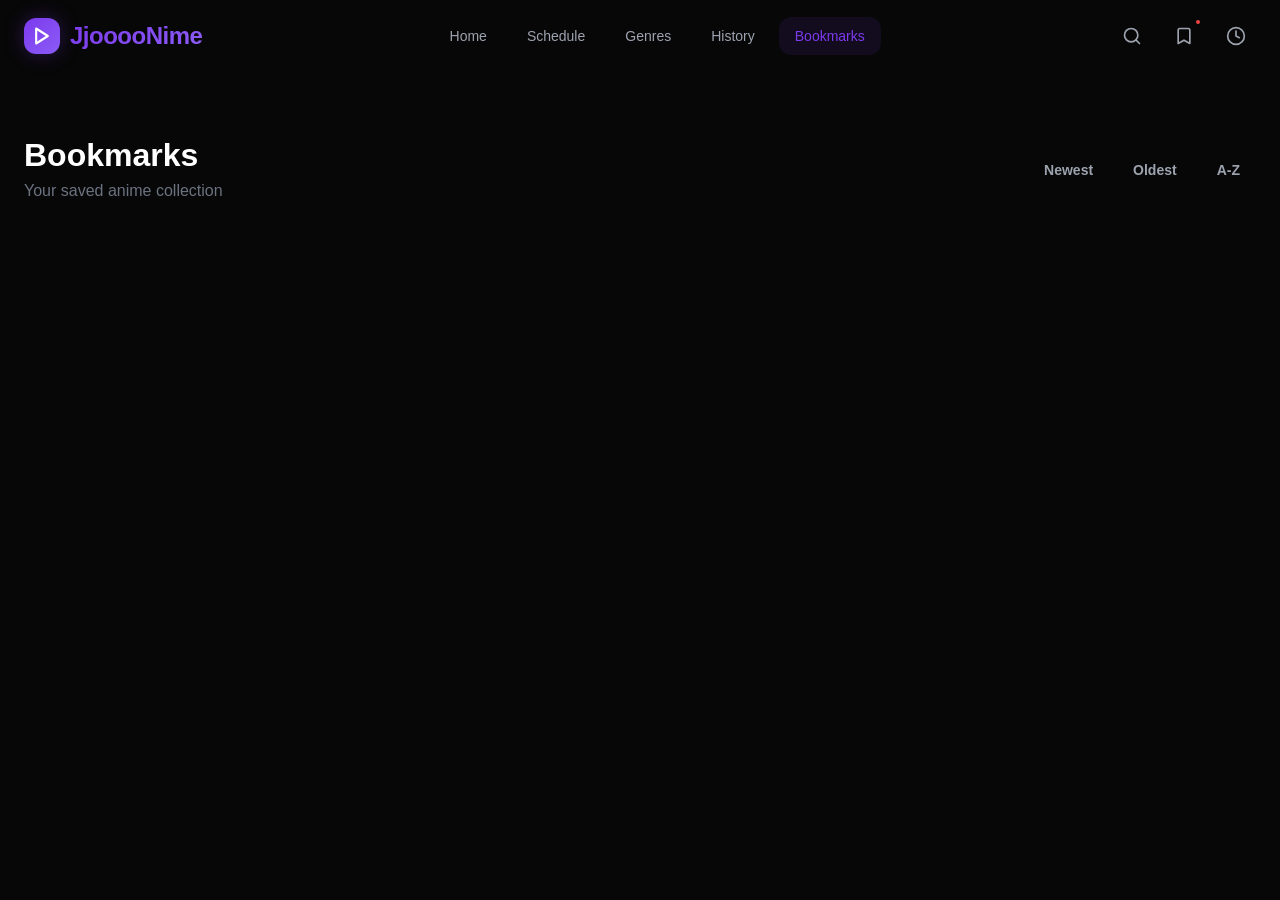
<file: bookmark.html>
<!DOCTYPE html>
<html lang="en">
<head>
  <meta charset="UTF-8">
  <meta name="viewport" content="width=device-width, initial-scale=1.0">
  <title>Bookmarks — JjooooNime</title>
  <meta name="description" content="Your bookmarked anime on JjooooNime.">
  <link rel="stylesheet" href="/css/style.css">
</head>
<body data-page="bookmark">
  <div class="top-loader"></div>

  <!-- Navbar -->
  <nav class="navbar">
    <div class="navbar-inner">
      <a href="/" class="logo">
        <div class="logo-icon">
          <svg xmlns="http://www.w3.org/2000/svg" viewBox="0 0 24 24" fill="none" stroke="currentColor" stroke-width="2.5" stroke-linecap="round" stroke-linejoin="round"><polygon points="5 3 19 12 5 21 5 3"></polygon></svg>
        </div>
        <span class="text-gradient">JjooooNime</span>
      </a>
      <div class="nav-links">
        <a href="/" class="nav-link">Home</a>
        <a href="/schedule.html" class="nav-link">Schedule</a>
        <a href="/search.html" class="nav-link">Genres</a>
        <a href="/history.html" class="nav-link">History</a>
        <a href="/bookmark.html" class="nav-link active">Bookmarks</a>
      </div>
      <div class="nav-actions">
        <button class="nav-btn search-btn" aria-label="Search">
          <svg xmlns="http://www.w3.org/2000/svg" viewBox="0 0 24 24" fill="none" stroke="currentColor" stroke-width="2" stroke-linecap="round" stroke-linejoin="round"><circle cx="11" cy="11" r="8"></circle><line x1="21" y1="21" x2="16.65" y2="16.65"></line></svg>
        </button>
        <a href="/bookmark.html" class="nav-btn bookmark-btn" aria-label="Bookmarks">
          <svg xmlns="http://www.w3.org/2000/svg" viewBox="0 0 24 24" fill="none" stroke="currentColor" stroke-width="2" stroke-linecap="round" stroke-linejoin="round"><path d="m19 21-7-4-7 4V5a2 2 0 0 1 2-2h10a2 2 0 0 1 2 2v16z"></path></svg>
          <span class="badge"></span>
        </a>
        <a href="/history.html" class="nav-btn" aria-label="History">
          <svg xmlns="http://www.w3.org/2000/svg" viewBox="0 0 24 24" fill="none" stroke="currentColor" stroke-width="2" stroke-linecap="round" stroke-linejoin="round"><circle cx="12" cy="12" r="10"></circle><polyline points="12 6 12 12 16 14"></polyline></svg>
        </a>
        <button class="nav-btn mobile-menu-btn" aria-label="Menu">
          <svg xmlns="http://www.w3.org/2000/svg" viewBox="0 0 24 24" fill="none" stroke="currentColor" stroke-width="2" stroke-linecap="round" stroke-linejoin="round"><line x1="3" y1="12" x2="21" y2="12"></line><line x1="3" y1="6" x2="21" y2="6"></line><line x1="3" y1="18" x2="21" y2="18"></line></svg>
        </button>
      </div>
    </div>
  </nav>

  <!-- Search Overlay -->
  <div class="search-overlay">
    <button class="search-close">
      <svg xmlns="http://www.w3.org/2000/svg" viewBox="0 0 24 24" fill="none" stroke="currentColor" stroke-width="2" stroke-linecap="round" stroke-linejoin="round"><line x1="18" y1="6" x2="6" y2="18"></line><line x1="6" y1="6" x2="18" y2="18"></line></svg>
    </button>
    <div class="search-box">
      <div class="search-input-wrapper">
        <svg xmlns="http://www.w3.org/2000/svg" viewBox="0 0 24 24" fill="none" stroke="currentColor" stroke-width="2" stroke-linecap="round" stroke-linejoin="round"><circle cx="11" cy="11" r="8"></circle><line x1="21" y1="21" x2="16.65" y2="16.65"></line></svg>
        <input type="text" class="search-input" placeholder="Search anime..." autocomplete="off">
      </div>
    </div>
    <div class="search-results"></div>
  </div>

  <!-- Mobile Menu -->
  <div class="mobile-menu">
    <div class="mobile-menu-backdrop"></div>
    <div class="mobile-menu-panel">
      <div class="mobile-menu-header">
        <a href="/" class="logo">
          <div class="logo-icon">
            <svg xmlns="http://www.w3.org/2000/svg" viewBox="0 0 24 24" fill="none" stroke="currentColor" stroke-width="2.5" stroke-linecap="round" stroke-linejoin="round"><polygon points="5 3 19 12 5 21 5 3"></polygon></svg>
          </div>
          <span class="text-gradient">JjooooNime</span>
        </a>
        <button class="mobile-menu-close">
          <svg xmlns="http://www.w3.org/2000/svg" viewBox="0 0 24 24" fill="none" stroke="currentColor" stroke-width="2" stroke-linecap="round" stroke-linejoin="round"><line x1="18" y1="6" x2="6" y2="18"></line><line x1="6" y1="6" x2="18" y2="18"></line></svg>
        </button>
      </div>
      <div class="mobile-menu-links">
        <a href="/" class="mobile-menu-link"><svg xmlns="http://www.w3.org/2000/svg" viewBox="0 0 24 24" fill="none" stroke="currentColor" stroke-width="2" stroke-linecap="round" stroke-linejoin="round"><path d="m3 9 9-7 9 7v11a2 2 0 0 1-2 2H5a2 2 0 0 1-2-2z"></path><polyline points="9 22 9 12 15 12 15 22"></polyline></svg>Home</a>
        <a href="/schedule.html" class="mobile-menu-link"><svg xmlns="http://www.w3.org/2000/svg" viewBox="0 0 24 24" fill="none" stroke="currentColor" stroke-width="2" stroke-linecap="round" stroke-linejoin="round"><rect x="3" y="4" width="18" height="18" rx="2" ry="2"></rect><line x1="16" y1="2" x2="16" y2="6"></line><line x1="8" y1="2" x2="8" y2="6"></line><line x1="3" y1="10" x2="21" y2="10"></line></svg>Schedule</a>
        <a href="/search.html" class="mobile-menu-link"><svg xmlns="http://www.w3.org/2000/svg" viewBox="0 0 24 24" fill="none" stroke="currentColor" stroke-width="2" stroke-linecap="round" stroke-linejoin="round"><circle cx="11" cy="11" r="8"></circle><line x1="21" y1="21" x2="16.65" y2="16.65"></line></svg>Search</a>
        <a href="/history.html" class="mobile-menu-link"><svg xmlns="http://www.w3.org/2000/svg" viewBox="0 0 24 24" fill="none" stroke="currentColor" stroke-width="2" stroke-linecap="round" stroke-linejoin="round"><circle cx="12" cy="12" r="10"></circle><polyline points="12 6 12 12 16 14"></polyline></svg>History</a>
        <a href="/bookmark.html" class="mobile-menu-link active"><svg xmlns="http://www.w3.org/2000/svg" viewBox="0 0 24 24" fill="none" stroke="currentColor" stroke-width="2" stroke-linecap="round" stroke-linejoin="round"><path d="m19 21-7-4-7 4V5a2 2 0 0 1 2-2h10a2 2 0 0 1 2 2v16z"></path></svg>Bookmarks</a>
      </div>
    </div>
  </div>

  <main class="page-content">
    <div class="container">
      <div style="display:flex;align-items:center;justify-content:space-between;padding:40px 0 32px;flex-wrap:wrap;gap:16px">
        <div>
          <h1 style="font-size:2rem;font-weight:800;margin-bottom:4px">Bookmarks</h1>
          <p style="color:var(--text-muted)">Your saved anime collection</p>
        </div>
        <div style="display:flex;gap:8px">
          <button class="btn btn-ghost" onclick="sortBookmarks('newest')">Newest</button>
          <button class="btn btn-ghost" onclick="sortBookmarks('oldest')">Oldest</button>
          <button class="btn btn-ghost" onclick="sortBookmarks('az')">A-Z</button>
        </div>
      </div>

      <div class="bookmark-grid" id="bookmark-grid"></div>
    </div>
  </main>

  <script src="/js/main.js"></script>
  <script>
    function initBookmarkPage() {
      renderBookmarks();
    }

    function renderBookmarks() {
      const container = document.getElementById('bookmark-grid');
      const bookmarks = Store.getBookmarks();

      if (bookmarks.length === 0) {
        container.innerHTML = UI.createEmptyState(
          ICONS.bookmark,
          'No Bookmarks',
          'Save your favorite anime to access them quickly.',
          { href: '/', text: 'Browse Anime' }
        );
        return;
      }

      container.innerHTML = bookmarks.map(item => `
        <a href="${item.href || '/'}" class="bookmark-card">
          <img src="${item.poster || ''}" alt="${item.title}" loading="lazy">
          <div class="bookmark-card-info">
            <div class="bookmark-card-title">${item.title}</div>
            <div class="bookmark-card-time">${formatTime(item.addedAt)}</div>
          </div>
          <div class="card-actions">
            <button class="card-action-btn" onclick="event.preventDefault();removeBookmark('${item.animeId}')">
              <svg xmlns="http://www.w3.org/2000/svg" viewBox="0 0 24 24" fill="none" stroke="currentColor" stroke-width="2" stroke-linecap="round" stroke-linejoin="round"><polyline points="3 6 5 6 21 6"></polyline><path d="M19 6v14a2 2 0 0 1-2 2H7a2 2 0 0 1-2-2V6m3 0V4a2 2 0 0 1 2-2h4a2 2 0 0 1 2 2v2"></path><line x1="10" y1="11" x2="10" y2="17"></line><line x1="14" y1="11" x2="14" y2="17"></line></svg>
            </button>
          </div>
        </a>
      `).join('');
    }

    function removeBookmark(animeId) {
      Store.removeBookmark(animeId);
      renderBookmarks();
      updateBookmarkBadge();
      UI.toast('Removed from bookmarks', 'info');
    }

    function sortBookmarks(sortBy) {
      let bookmarks = Store.getBookmarks();

      switch(sortBy) {
        case 'oldest':
          bookmarks.sort((a, b) => (a.addedAt || 0) - (b.addedAt || 0));
          break;
        case 'az':
          bookmarks.sort((a, b) => a.title.localeCompare(b.title));
          break;
        case 'newest':
        default:
          bookmarks.sort((a, b) => (b.addedAt || 0) - (a.addedAt || 0));
      }

      Store.set(STORAGE.BOOKMARKS, bookmarks);
      renderBookmarks();
    }

    function formatTime(timestamp) {
      if (!timestamp) return '';
      const date = new Date(timestamp);
      return date.toLocaleDateString();
    }

    initBookmarkPage();
  </script>
</body>
</html>
</file>
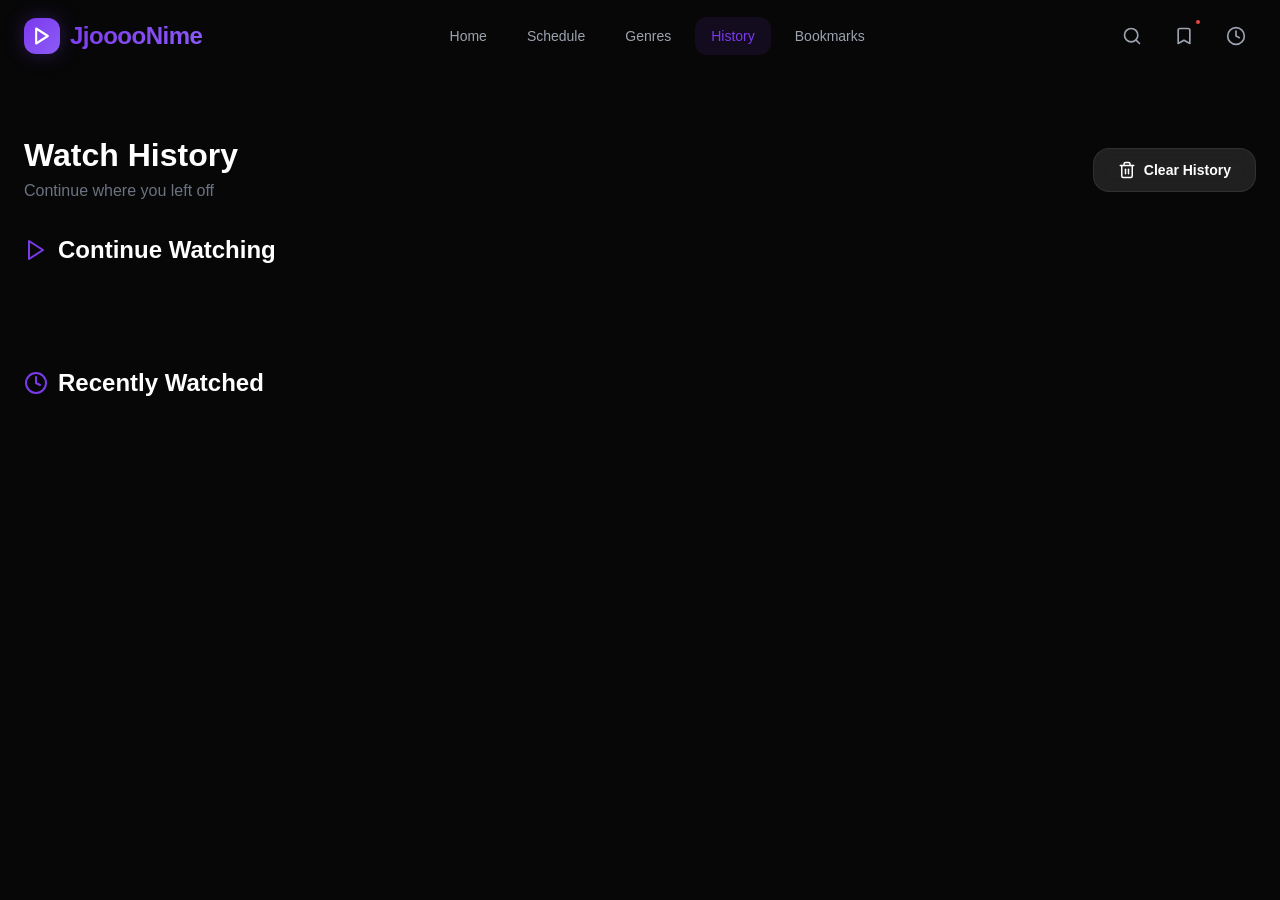
<file: history.html>
<!DOCTYPE html>
<html lang="en">
<head>
  <meta charset="UTF-8">
  <meta name="viewport" content="width=device-width, initial-scale=1.0">
  <title>History — JjooooNime</title>
  <meta name="description" content="Your watch history on JjooooNime.">
  <link rel="stylesheet" href="/css/style.css">
</head>
<body data-page="history">
  <div class="top-loader"></div>

  <!-- Navbar -->
  <nav class="navbar">
    <div class="navbar-inner">
      <a href="/" class="logo">
        <div class="logo-icon">
          <svg xmlns="http://www.w3.org/2000/svg" viewBox="0 0 24 24" fill="none" stroke="currentColor" stroke-width="2.5" stroke-linecap="round" stroke-linejoin="round"><polygon points="5 3 19 12 5 21 5 3"></polygon></svg>
        </div>
        <span class="text-gradient">JjooooNime</span>
      </a>
      <div class="nav-links">
        <a href="/" class="nav-link">Home</a>
        <a href="/schedule.html" class="nav-link">Schedule</a>
        <a href="/search.html" class="nav-link">Genres</a>
        <a href="/history.html" class="nav-link active">History</a>
        <a href="/bookmark.html" class="nav-link">Bookmarks</a>
      </div>
      <div class="nav-actions">
        <button class="nav-btn search-btn" aria-label="Search">
          <svg xmlns="http://www.w3.org/2000/svg" viewBox="0 0 24 24" fill="none" stroke="currentColor" stroke-width="2" stroke-linecap="round" stroke-linejoin="round"><circle cx="11" cy="11" r="8"></circle><line x1="21" y1="21" x2="16.65" y2="16.65"></line></svg>
        </button>
        <a href="/bookmark.html" class="nav-btn bookmark-btn" aria-label="Bookmarks">
          <svg xmlns="http://www.w3.org/2000/svg" viewBox="0 0 24 24" fill="none" stroke="currentColor" stroke-width="2" stroke-linecap="round" stroke-linejoin="round"><path d="m19 21-7-4-7 4V5a2 2 0 0 1 2-2h10a2 2 0 0 1 2 2v16z"></path></svg>
          <span class="badge"></span>
        </a>
        <a href="/history.html" class="nav-btn" aria-label="History">
          <svg xmlns="http://www.w3.org/2000/svg" viewBox="0 0 24 24" fill="none" stroke="currentColor" stroke-width="2" stroke-linecap="round" stroke-linejoin="round"><circle cx="12" cy="12" r="10"></circle><polyline points="12 6 12 12 16 14"></polyline></svg>
        </a>
        <button class="nav-btn mobile-menu-btn" aria-label="Menu">
          <svg xmlns="http://www.w3.org/2000/svg" viewBox="0 0 24 24" fill="none" stroke="currentColor" stroke-width="2" stroke-linecap="round" stroke-linejoin="round"><line x1="3" y1="12" x2="21" y2="12"></line><line x1="3" y1="6" x2="21" y2="6"></line><line x1="3" y1="18" x2="21" y2="18"></line></svg>
        </button>
      </div>
    </div>
  </nav>

  <!-- Search Overlay -->
  <div class="search-overlay">
    <button class="search-close">
      <svg xmlns="http://www.w3.org/2000/svg" viewBox="0 0 24 24" fill="none" stroke="currentColor" stroke-width="2" stroke-linecap="round" stroke-linejoin="round"><line x1="18" y1="6" x2="6" y2="18"></line><line x1="6" y1="6" x2="18" y2="18"></line></svg>
    </button>
    <div class="search-box">
      <div class="search-input-wrapper">
        <svg xmlns="http://www.w3.org/2000/svg" viewBox="0 0 24 24" fill="none" stroke="currentColor" stroke-width="2" stroke-linecap="round" stroke-linejoin="round"><circle cx="11" cy="11" r="8"></circle><line x1="21" y1="21" x2="16.65" y2="16.65"></line></svg>
        <input type="text" class="search-input" placeholder="Search anime..." autocomplete="off">
      </div>
    </div>
    <div class="search-results"></div>
  </div>

  <!-- Mobile Menu -->
  <div class="mobile-menu">
    <div class="mobile-menu-backdrop"></div>
    <div class="mobile-menu-panel">
      <div class="mobile-menu-header">
        <a href="/" class="logo">
          <div class="logo-icon">
            <svg xmlns="http://www.w3.org/2000/svg" viewBox="0 0 24 24" fill="none" stroke="currentColor" stroke-width="2.5" stroke-linecap="round" stroke-linejoin="round"><polygon points="5 3 19 12 5 21 5 3"></polygon></svg>
          </div>
          <span class="text-gradient">JjooooNime</span>
        </a>
        <button class="mobile-menu-close">
          <svg xmlns="http://www.w3.org/2000/svg" viewBox="0 0 24 24" fill="none" stroke="currentColor" stroke-width="2" stroke-linecap="round" stroke-linejoin="round"><line x1="18" y1="6" x2="6" y2="18"></line><line x1="6" y1="6" x2="18" y2="18"></line></svg>
        </button>
      </div>
      <div class="mobile-menu-links">
        <a href="/" class="mobile-menu-link"><svg xmlns="http://www.w3.org/2000/svg" viewBox="0 0 24 24" fill="none" stroke="currentColor" stroke-width="2" stroke-linecap="round" stroke-linejoin="round"><path d="m3 9 9-7 9 7v11a2 2 0 0 1-2 2H5a2 2 0 0 1-2-2z"></path><polyline points="9 22 9 12 15 12 15 22"></polyline></svg>Home</a>
        <a href="/schedule.html" class="mobile-menu-link"><svg xmlns="http://www.w3.org/2000/svg" viewBox="0 0 24 24" fill="none" stroke="currentColor" stroke-width="2" stroke-linecap="round" stroke-linejoin="round"><rect x="3" y="4" width="18" height="18" rx="2" ry="2"></rect><line x1="16" y1="2" x2="16" y2="6"></line><line x1="8" y1="2" x2="8" y2="6"></line><line x1="3" y1="10" x2="21" y2="10"></line></svg>Schedule</a>
        <a href="/search.html" class="mobile-menu-link"><svg xmlns="http://www.w3.org/2000/svg" viewBox="0 0 24 24" fill="none" stroke="currentColor" stroke-width="2" stroke-linecap="round" stroke-linejoin="round"><circle cx="11" cy="11" r="8"></circle><line x1="21" y1="21" x2="16.65" y2="16.65"></line></svg>Search</a>
        <a href="/history.html" class="mobile-menu-link active"><svg xmlns="http://www.w3.org/2000/svg" viewBox="0 0 24 24" fill="none" stroke="currentColor" stroke-width="2" stroke-linecap="round" stroke-linejoin="round"><circle cx="12" cy="12" r="10"></circle><polyline points="12 6 12 12 16 14"></polyline></svg>History</a>
        <a href="/bookmark.html" class="mobile-menu-link"><svg xmlns="http://www.w3.org/2000/svg" viewBox="0 0 24 24" fill="none" stroke="currentColor" stroke-width="2" stroke-linecap="round" stroke-linejoin="round"><path d="m19 21-7-4-7 4V5a2 2 0 0 1 2-2h10a2 2 0 0 1 2 2v16z"></path></svg>Bookmarks</a>
      </div>
    </div>
  </div>

  <main class="page-content">
    <div class="container">
      <div style="display:flex;align-items:center;justify-content:space-between;padding:40px 0 32px;flex-wrap:wrap;gap:16px">
        <div>
          <h1 style="font-size:2rem;font-weight:800;margin-bottom:4px">Watch History</h1>
          <p style="color:var(--text-muted)">Continue where you left off</p>
        </div>
        <button class="btn btn-secondary" onclick="clearAllHistory()">
          <svg xmlns="http://www.w3.org/2000/svg" viewBox="0 0 24 24" fill="none" stroke="currentColor" stroke-width="2" stroke-linecap="round" stroke-linejoin="round" style="width:18px;height:18px"><polyline points="3 6 5 6 21 6"></polyline><path d="M19 6v14a2 2 0 0 1-2 2H7a2 2 0 0 1-2-2V6m3 0V4a2 2 0 0 1 2-2h4a2 2 0 0 1 2 2v2"></path><line x1="10" y1="11" x2="10" y2="17"></line><line x1="14" y1="11" x2="14" y2="17"></line></svg>
          Clear History
        </button>
      </div>

      <!-- Continue Watching -->
      <section class="section" style="padding-top:0">
        <div class="section-header">
          <h2 class="section-title">
            <svg xmlns="http://www.w3.org/2000/svg" viewBox="0 0 24 24" fill="none" stroke="currentColor" stroke-width="2" stroke-linecap="round" stroke-linejoin="round"><polygon points="5 3 19 12 5 21 5 3"></polygon></svg>
            Continue Watching
          </h2>
        </div>
        <div class="history-grid" id="continue-watching"></div>
      </section>

      <!-- Watch History -->
      <section class="section">
        <div class="section-header">
          <h2 class="section-title">
            <svg xmlns="http://www.w3.org/2000/svg" viewBox="0 0 24 24" fill="none" stroke="currentColor" stroke-width="2" stroke-linecap="round" stroke-linejoin="round"><circle cx="12" cy="12" r="10"></circle><polyline points="12 6 12 12 16 14"></polyline></svg>
            Recently Watched
          </h2>
        </div>
        <div class="history-grid" id="watch-history"></div>
      </section>
    </div>
  </main>

  <script src="/js/main.js"></script>
  <script>
    function initHistoryPage() {
      renderContinueWatching();
      renderWatchHistory();
    }

    function renderContinueWatching() {
      const container = document.getElementById('continue-watching');
      const watching = Store.getContinueWatching();

      if (watching.length === 0) {
        container.innerHTML = UI.createEmptyState(
          ICONS.play,
          'No Continue Watching',
          'Start watching anime to see them here.',
          { href: '/', text: 'Browse Anime' }
        );
        return;
      }

      container.innerHTML = watching.slice(0, 6).map(item => `
        <a href="${item.href || '/'}" class="history-card">
          <img src="${item.poster || ''}" alt="${item.title}" loading="lazy">
          <div class="history-card-info">
            <div class="history-card-title">${item.title}</div>
            <div class="history-card-time">${formatTime(item.timestamp)}</div>
            <div class="progress-bar">
              <div class="progress-bar-fill" style="width:${item.progress || 0}%"></div>
            </div>
          </div>
          <div class="card-actions">
            <button class="card-action-btn" onclick="event.preventDefault();removeContinueWatching('${item.animeId}')">
              <svg xmlns="http://www.w3.org/2000/svg" viewBox="0 0 24 24" fill="none" stroke="currentColor" stroke-width="2" stroke-linecap="round" stroke-linejoin="round"><line x1="18" y1="6" x2="6" y2="18"></line><line x1="6" y1="6" x2="18" y2="18"></line></svg>
            </button>
          </div>
        </a>
      `).join('');
    }

    function renderWatchHistory() {
      const container = document.getElementById('watch-history');
      const history = Store.getHistory();

      if (history.length === 0) {
        container.innerHTML = UI.createEmptyState(
          ICONS.clock,
          'No Watch History',
          'Your watch history will appear here.',
          null
        );
        return;
      }

      container.innerHTML = history.map(item => `
        <a href="${item.url || '/'}" class="history-card">
          <div style="width:100px;height:150px;background:var(--bg-surface);border-radius:12px;flex-shrink:0;display:flex;align-items:center;justify-content:center;color:var(--text-muted)">
            <svg xmlns="http://www.w3.org/2000/svg" viewBox="0 0 24 24" fill="none" stroke="currentColor" stroke-width="2" stroke-linecap="round" stroke-linejoin="round" style="width:32px;height:32px"><polygon points="5 3 19 12 5 21 5 3"></polygon></svg>
          </div>
          <div class="history-card-info">
            <div class="history-card-title">${item.title}</div>
            <div class="history-card-episode">Episode ${item.episodeId?.split('-').find(p => !isNaN(p)) || ''}</div>
            <div class="history-card-time">${formatTime(item.timestamp)}</div>
          </div>
          <div class="card-actions">
            <button class="card-action-btn" onclick="event.preventDefault();removeHistory('${item.animeId}', '${item.episodeId}')">
              <svg xmlns="http://www.w3.org/2000/svg" viewBox="0 0 24 24" fill="none" stroke="currentColor" stroke-width="2" stroke-linecap="round" stroke-linejoin="round"><polyline points="3 6 5 6 21 6"></polyline><path d="M19 6v14a2 2 0 0 1-2 2H7a2 2 0 0 1-2-2V6m3 0V4a2 2 0 0 1 2-2h4a2 2 0 0 1 2 2v2"></path><line x1="10" y1="11" x2="10" y2="17"></line><line x1="14" y1="11" x2="14" y2="17"></line></svg>
            </button>
          </div>
        </a>
      `).join('');
    }

    function removeHistory(animeId, episodeId) {
      Store.removeHistory(animeId, episodeId);
      renderWatchHistory();
      UI.toast('Removed from history', 'info');
    }

    function removeContinueWatching(animeId) {
      Store.removeContinueWatching(animeId);
      renderContinueWatching();
      UI.toast('Removed from continue watching', 'info');
    }

    function clearAllHistory() {
      if (confirm('Are you sure you want to clear all history?')) {
        Store.clearHistory();
        localStorage.removeItem(STORAGE.CONTINUE_WATCHING);
        renderWatchHistory();
        renderContinueWatching();
        UI.toast('History cleared', 'success');
      }
    }

    function formatTime(timestamp) {
      if (!timestamp) return '';
      const date = new Date(timestamp);
      const now = new Date();
      const diff = now - date;

      const minutes = Math.floor(diff / 60000);
      const hours = Math.floor(diff / 3600000);
      const days = Math.floor(diff / 86400000);

      if (minutes < 1) return 'Just now';
      if (minutes < 60) return `${minutes}m ago`;
      if (hours < 24) return `${hours}h ago`;
      if (days < 7) return `${days}d ago`;
      return date.toLocaleDateString();
    }

    initHistoryPage();
  </script>
</body>
</html>
</file>
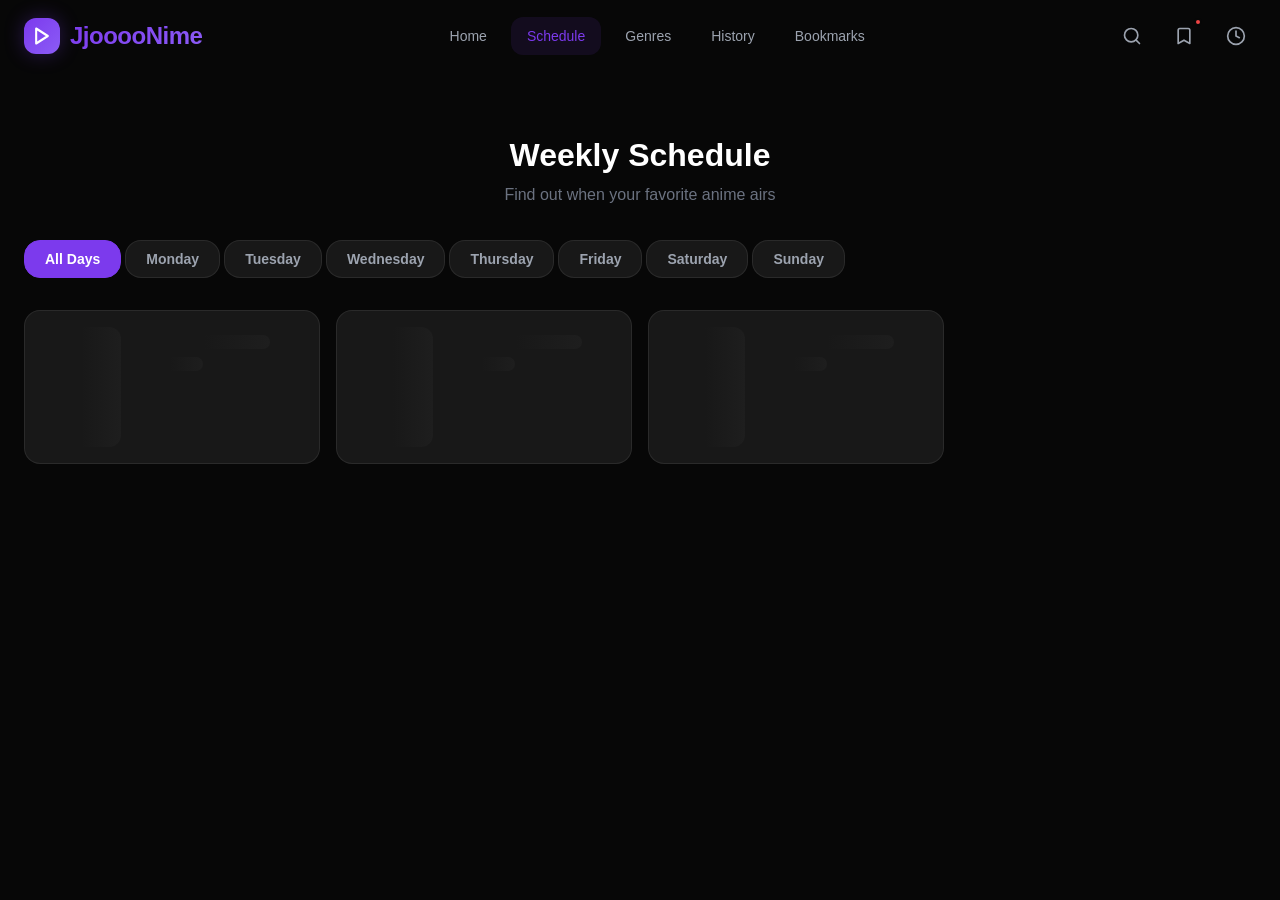
<file: schedule.html>
<!DOCTYPE html>
<html lang="en">
<head>
  <meta charset="UTF-8">
  <meta name="viewport" content="width=device-width, initial-scale=1.0">
  <title>Schedule — JjooooNime</title>
  <meta name="description" content="Weekly anime release schedule on JjooooNime.">
  <link rel="stylesheet" href="/css/style.css">
</head>
<body data-page="schedule">
  <div class="top-loader"></div>

  <!-- Navbar -->
  <nav class="navbar">
    <div class="navbar-inner">
      <a href="/" class="logo">
        <div class="logo-icon">
          <svg xmlns="http://www.w3.org/2000/svg" viewBox="0 0 24 24" fill="none" stroke="currentColor" stroke-width="2.5" stroke-linecap="round" stroke-linejoin="round"><polygon points="5 3 19 12 5 21 5 3"></polygon></svg>
        </div>
        <span class="text-gradient">JjooooNime</span>
      </a>
      <div class="nav-links">
        <a href="/" class="nav-link">Home</a>
        <a href="/schedule.html" class="nav-link active">Schedule</a>
        <a href="/search.html" class="nav-link">Genres</a>
        <a href="/history.html" class="nav-link">History</a>
        <a href="/bookmark.html" class="nav-link">Bookmarks</a>
      </div>
      <div class="nav-actions">
        <button class="nav-btn search-btn" aria-label="Search">
          <svg xmlns="http://www.w3.org/2000/svg" viewBox="0 0 24 24" fill="none" stroke="currentColor" stroke-width="2" stroke-linecap="round" stroke-linejoin="round"><circle cx="11" cy="11" r="8"></circle><line x1="21" y1="21" x2="16.65" y2="16.65"></line></svg>
        </button>
        <a href="/bookmark.html" class="nav-btn bookmark-btn" aria-label="Bookmarks">
          <svg xmlns="http://www.w3.org/2000/svg" viewBox="0 0 24 24" fill="none" stroke="currentColor" stroke-width="2" stroke-linecap="round" stroke-linejoin="round"><path d="m19 21-7-4-7 4V5a2 2 0 0 1 2-2h10a2 2 0 0 1 2 2v16z"></path></svg>
          <span class="badge"></span>
        </a>
        <a href="/history.html" class="nav-btn" aria-label="History">
          <svg xmlns="http://www.w3.org/2000/svg" viewBox="0 0 24 24" fill="none" stroke="currentColor" stroke-width="2" stroke-linecap="round" stroke-linejoin="round"><circle cx="12" cy="12" r="10"></circle><polyline points="12 6 12 12 16 14"></polyline></svg>
        </a>
        <button class="nav-btn mobile-menu-btn" aria-label="Menu">
          <svg xmlns="http://www.w3.org/2000/svg" viewBox="0 0 24 24" fill="none" stroke="currentColor" stroke-width="2" stroke-linecap="round" stroke-linejoin="round"><line x1="3" y1="12" x2="21" y2="12"></line><line x1="3" y1="6" x2="21" y2="6"></line><line x1="3" y1="18" x2="21" y2="18"></line></svg>
        </button>
      </div>
    </div>
  </nav>

  <!-- Search Overlay -->
  <div class="search-overlay">
    <button class="search-close">
      <svg xmlns="http://www.w3.org/2000/svg" viewBox="0 0 24 24" fill="none" stroke="currentColor" stroke-width="2" stroke-linecap="round" stroke-linejoin="round"><line x1="18" y1="6" x2="6" y2="18"></line><line x1="6" y1="6" x2="18" y2="18"></line></svg>
    </button>
    <div class="search-box">
      <div class="search-input-wrapper">
        <svg xmlns="http://www.w3.org/2000/svg" viewBox="0 0 24 24" fill="none" stroke="currentColor" stroke-width="2" stroke-linecap="round" stroke-linejoin="round"><circle cx="11" cy="11" r="8"></circle><line x1="21" y1="21" x2="16.65" y2="16.65"></line></svg>
        <input type="text" class="search-input" placeholder="Search anime..." autocomplete="off">
      </div>
    </div>
    <div class="search-results"></div>
  </div>

  <!-- Mobile Menu -->
  <div class="mobile-menu">
    <div class="mobile-menu-backdrop"></div>
    <div class="mobile-menu-panel">
      <div class="mobile-menu-header">
        <a href="/" class="logo">
          <div class="logo-icon">
            <svg xmlns="http://www.w3.org/2000/svg" viewBox="0 0 24 24" fill="none" stroke="currentColor" stroke-width="2.5" stroke-linecap="round" stroke-linejoin="round"><polygon points="5 3 19 12 5 21 5 3"></polygon></svg>
          </div>
          <span class="text-gradient">JjooooNime</span>
        </a>
        <button class="mobile-menu-close">
          <svg xmlns="http://www.w3.org/2000/svg" viewBox="0 0 24 24" fill="none" stroke="currentColor" stroke-width="2" stroke-linecap="round" stroke-linejoin="round"><line x1="18" y1="6" x2="6" y2="18"></line><line x1="6" y1="6" x2="18" y2="18"></line></svg>
        </button>
      </div>
      <div class="mobile-menu-links">
        <a href="/" class="mobile-menu-link"><svg xmlns="http://www.w3.org/2000/svg" viewBox="0 0 24 24" fill="none" stroke="currentColor" stroke-width="2" stroke-linecap="round" stroke-linejoin="round"><path d="m3 9 9-7 9 7v11a2 2 0 0 1-2 2H5a2 2 0 0 1-2-2z"></path><polyline points="9 22 9 12 15 12 15 22"></polyline></svg>Home</a>
        <a href="/schedule.html" class="mobile-menu-link active"><svg xmlns="http://www.w3.org/2000/svg" viewBox="0 0 24 24" fill="none" stroke="currentColor" stroke-width="2" stroke-linecap="round" stroke-linejoin="round"><rect x="3" y="4" width="18" height="18" rx="2" ry="2"></rect><line x1="16" y1="2" x2="16" y2="6"></line><line x1="8" y1="2" x2="8" y2="6"></line><line x1="3" y1="10" x2="21" y2="10"></line></svg>Schedule</a>
        <a href="/search.html" class="mobile-menu-link"><svg xmlns="http://www.w3.org/2000/svg" viewBox="0 0 24 24" fill="none" stroke="currentColor" stroke-width="2" stroke-linecap="round" stroke-linejoin="round"><circle cx="11" cy="11" r="8"></circle><line x1="21" y1="21" x2="16.65" y2="16.65"></line></svg>Search</a>
        <a href="/history.html" class="mobile-menu-link"><svg xmlns="http://www.w3.org/2000/svg" viewBox="0 0 24 24" fill="none" stroke="currentColor" stroke-width="2" stroke-linecap="round" stroke-linejoin="round"><circle cx="12" cy="12" r="10"></circle><polyline points="12 6 12 12 16 14"></polyline></svg>History</a>
        <a href="/bookmark.html" class="mobile-menu-link"><svg xmlns="http://www.w3.org/2000/svg" viewBox="0 0 24 24" fill="none" stroke="currentColor" stroke-width="2" stroke-linecap="round" stroke-linejoin="round"><path d="m19 21-7-4-7 4V5a2 2 0 0 1 2-2h10a2 2 0 0 1 2 2v16z"></path></svg>Bookmarks</a>
      </div>
    </div>
  </div>

  <main class="page-content">
    <div class="container">
      <div style="text-align:center;padding:40px 0 32px">
        <h1 style="font-size:2rem;font-weight:800;margin-bottom:8px">Weekly Schedule</h1>
        <p style="color:var(--text-muted)">Find out when your favorite anime airs</p>
      </div>

      <!-- Day Tabs -->
      <div class="schedule-tabs" id="schedule-tabs">
        <button class="schedule-tab active" data-day="all">All Days</button>
        <button class="schedule-tab" data-day="Senin">Monday</button>
        <button class="schedule-tab" data-day="Selasa">Tuesday</button>
        <button class="schedule-tab" data-day="Rabu">Wednesday</button>
        <button class="schedule-tab" data-day="Kamis">Thursday</button>
        <button class="schedule-tab" data-day="Jumat">Friday</button>
        <button class="schedule-tab" data-day="Sabtu">Saturday</button>
        <button class="schedule-tab" data-day="Minggu">Sunday</button>
      </div>

      <!-- Schedule Content -->
      <div id="schedule-content">
        <div class="schedule-grid">
          <div class="schedule-card"><div class="skeleton" style="width:80px;height:120px;border-radius:12px;flex-shrink:0"></div><div style="flex:1"><div class="skeleton skeleton-text"></div><div class="skeleton skeleton-text short"></div></div></div>
          <div class="schedule-card"><div class="skeleton" style="width:80px;height:120px;border-radius:12px;flex-shrink:0"></div><div style="flex:1"><div class="skeleton skeleton-text"></div><div class="skeleton skeleton-text short"></div></div></div>
          <div class="schedule-card"><div class="skeleton" style="width:80px;height:120px;border-radius:12px;flex-shrink:0"></div><div style="flex:1"><div class="skeleton skeleton-text"></div><div class="skeleton skeleton-text short"></div></div></div>
        </div>
      </div>
    </div>
  </main>

  <script src="/js/main.js"></script>
  <script>
    let scheduleData = [];

    async function initSchedulePage() {
      UI.showLoader();

      try {
        const data = await API.schedule();
        scheduleData = data.data?.schedule || [];

        // Highlight today
        const days = ['Minggu', 'Senin', 'Selasa', 'Rabu', 'Kamis', 'Jumat', 'Sabtu'];
        const today = days[new Date().getDay()];

        // Set today tab active by default
        document.querySelectorAll('.schedule-tab').forEach(tab => {
          tab.classList.remove('active');
          if (tab.dataset.day === today) {
            tab.classList.add('active');
          }
        });

        renderSchedule(today);

        // Tab handlers
        document.querySelectorAll('.schedule-tab').forEach(tab => {
          tab.addEventListener('click', () => {
            document.querySelectorAll('.schedule-tab').forEach(t => t.classList.remove('active'));
            tab.classList.add('active');
            renderSchedule(tab.dataset.day);
          });
        });

      } catch (err) {
        console.error('Schedule error:', err);
        document.getElementById('schedule-content').innerHTML = UI.createEmptyState(
          ICONS.alertCircle,
          'Failed to Load Schedule',
          'Could not load the weekly schedule. Please try again.'
        );
      } finally {
        UI.hideLoader();
      }
    }

    function renderSchedule(day) {
      const container = document.getElementById('schedule-content');

      let animeList = [];

      if (day === 'all') {
        scheduleData.forEach(d => {
          d.anime_list?.forEach(a => {
            animeList.push({ ...a, day: d.day });
          });
        });
      } else {
        const dayData = scheduleData.find(d => d.day === day);
        if (dayData) {
          animeList = dayData.anime_list.map(a => ({ ...a, day }));
        }
      }

      if (animeList.length === 0) {
        container.innerHTML = UI.createEmptyState(
          ICONS.calendar,
          'No Anime',
          `No anime scheduled for ${day === 'all' ? 'this week' : day}.`,
          null
        );
        return;
      }

      container.innerHTML = `
        <div class="schedule-grid">
          ${animeList.map(anime => `
            <a href="/anime.html?id=${anime.slug}" class="schedule-card">
              <img src="${anime.poster}" alt="${anime.title}" loading="lazy">
              <div class="schedule-card-info">
                <div class="schedule-card-title">${anime.title}</div>
                <div class="schedule-card-time">${anime.day}</div>
              </div>
            </a>
          `).join('')}
        </div>
      `;
    }

    initSchedulePage();
  </script>
</body>
</html>
</file>
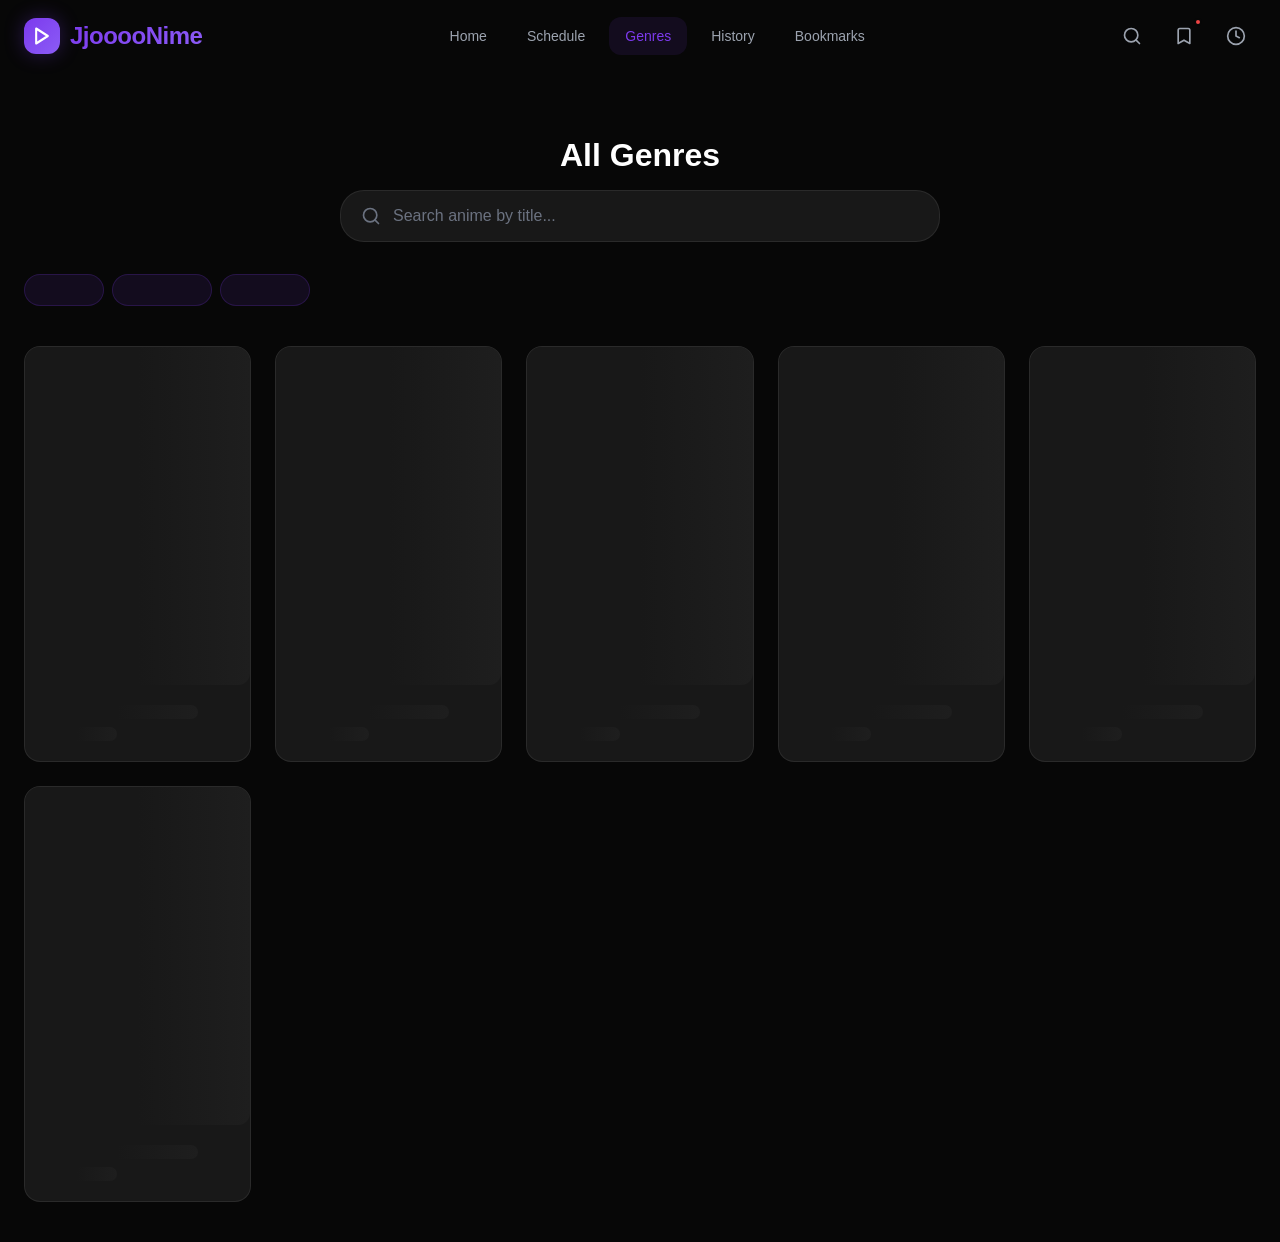
<file: search.html>
<!DOCTYPE html>
<html lang="en">
<head>
  <meta charset="UTF-8">
  <meta name="viewport" content="width=device-width, initial-scale=1.0">
  <title>Search — JjooooNime</title>
  <meta name="description" content="Search and discover anime by genre, title, or popularity on JjooooNime.">
  <link rel="stylesheet" href="/css/style.css">
</head>
<body data-page="search">
  <div class="top-loader"></div>

  <!-- Navbar -->
  <nav class="navbar">
    <div class="navbar-inner">
      <a href="/" class="logo">
        <div class="logo-icon">
          <svg xmlns="http://www.w3.org/2000/svg" viewBox="0 0 24 24" fill="none" stroke="currentColor" stroke-width="2.5" stroke-linecap="round" stroke-linejoin="round"><polygon points="5 3 19 12 5 21 5 3"></polygon></svg>
        </div>
        <span class="text-gradient">JjooooNime</span>
      </a>
      <div class="nav-links">
        <a href="/" class="nav-link">Home</a>
        <a href="/schedule.html" class="nav-link">Schedule</a>
        <a href="/search.html" class="nav-link active">Genres</a>
        <a href="/history.html" class="nav-link">History</a>
        <a href="/bookmark.html" class="nav-link">Bookmarks</a>
      </div>
      <div class="nav-actions">
        <button class="nav-btn search-btn" aria-label="Search">
          <svg xmlns="http://www.w3.org/2000/svg" viewBox="0 0 24 24" fill="none" stroke="currentColor" stroke-width="2" stroke-linecap="round" stroke-linejoin="round"><circle cx="11" cy="11" r="8"></circle><line x1="21" y1="21" x2="16.65" y2="16.65"></line></svg>
        </button>
        <a href="/bookmark.html" class="nav-btn bookmark-btn" aria-label="Bookmarks">
          <svg xmlns="http://www.w3.org/2000/svg" viewBox="0 0 24 24" fill="none" stroke="currentColor" stroke-width="2" stroke-linecap="round" stroke-linejoin="round"><path d="m19 21-7-4-7 4V5a2 2 0 0 1 2-2h10a2 2 0 0 1 2 2v16z"></path></svg>
          <span class="badge"></span>
        </a>
        <a href="/history.html" class="nav-btn" aria-label="History">
          <svg xmlns="http://www.w3.org/2000/svg" viewBox="0 0 24 24" fill="none" stroke="currentColor" stroke-width="2" stroke-linecap="round" stroke-linejoin="round"><circle cx="12" cy="12" r="10"></circle><polyline points="12 6 12 12 16 14"></polyline></svg>
        </a>
        <button class="nav-btn mobile-menu-btn" aria-label="Menu">
          <svg xmlns="http://www.w3.org/2000/svg" viewBox="0 0 24 24" fill="none" stroke="currentColor" stroke-width="2" stroke-linecap="round" stroke-linejoin="round"><line x1="3" y1="12" x2="21" y2="12"></line><line x1="3" y1="6" x2="21" y2="6"></line><line x1="3" y1="18" x2="21" y2="18"></line></svg>
        </button>
      </div>
    </div>
  </nav>

  <!-- Search Overlay -->
  <div class="search-overlay">
    <button class="search-close">
      <svg xmlns="http://www.w3.org/2000/svg" viewBox="0 0 24 24" fill="none" stroke="currentColor" stroke-width="2" stroke-linecap="round" stroke-linejoin="round"><line x1="18" y1="6" x2="6" y2="18"></line><line x1="6" y1="6" x2="18" y2="18"></line></svg>
    </button>
    <div class="search-box">
      <div class="search-input-wrapper">
        <svg xmlns="http://www.w3.org/2000/svg" viewBox="0 0 24 24" fill="none" stroke="currentColor" stroke-width="2" stroke-linecap="round" stroke-linejoin="round"><circle cx="11" cy="11" r="8"></circle><line x1="21" y1="21" x2="16.65" y2="16.65"></line></svg>
        <input type="text" class="search-input" placeholder="Search anime..." autocomplete="off">
      </div>
    </div>
    <div class="search-results"></div>
  </div>

  <!-- Mobile Menu -->
  <div class="mobile-menu">
    <div class="mobile-menu-backdrop"></div>
    <div class="mobile-menu-panel">
      <div class="mobile-menu-header">
        <a href="/" class="logo">
          <div class="logo-icon">
            <svg xmlns="http://www.w3.org/2000/svg" viewBox="0 0 24 24" fill="none" stroke="currentColor" stroke-width="2.5" stroke-linecap="round" stroke-linejoin="round"><polygon points="5 3 19 12 5 21 5 3"></polygon></svg>
          </div>
          <span class="text-gradient">JjooooNime</span>
        </a>
        <button class="mobile-menu-close">
          <svg xmlns="http://www.w3.org/2000/svg" viewBox="0 0 24 24" fill="none" stroke="currentColor" stroke-width="2" stroke-linecap="round" stroke-linejoin="round"><line x1="18" y1="6" x2="6" y2="18"></line><line x1="6" y1="6" x2="18" y2="18"></line></svg>
        </button>
      </div>
      <div class="mobile-menu-links">
        <a href="/" class="mobile-menu-link"><svg xmlns="http://www.w3.org/2000/svg" viewBox="0 0 24 24" fill="none" stroke="currentColor" stroke-width="2" stroke-linecap="round" stroke-linejoin="round"><path d="m3 9 9-7 9 7v11a2 2 0 0 1-2 2H5a2 2 0 0 1-2-2z"></path><polyline points="9 22 9 12 15 12 15 22"></polyline></svg>Home</a>
        <a href="/schedule.html" class="mobile-menu-link"><svg xmlns="http://www.w3.org/2000/svg" viewBox="0 0 24 24" fill="none" stroke="currentColor" stroke-width="2" stroke-linecap="round" stroke-linejoin="round"><rect x="3" y="4" width="18" height="18" rx="2" ry="2"></rect><line x1="16" y1="2" x2="16" y2="6"></line><line x1="8" y1="2" x2="8" y2="6"></line><line x1="3" y1="10" x2="21" y2="10"></line></svg>Schedule</a>
        <a href="/search.html" class="mobile-menu-link active"><svg xmlns="http://www.w3.org/2000/svg" viewBox="0 0 24 24" fill="none" stroke="currentColor" stroke-width="2" stroke-linecap="round" stroke-linejoin="round"><circle cx="11" cy="11" r="8"></circle><line x1="21" y1="21" x2="16.65" y2="16.65"></line></svg>Search</a>
        <a href="/history.html" class="mobile-menu-link"><svg xmlns="http://www.w3.org/2000/svg" viewBox="0 0 24 24" fill="none" stroke="currentColor" stroke-width="2" stroke-linecap="round" stroke-linejoin="round"><circle cx="12" cy="12" r="10"></circle><polyline points="12 6 12 12 16 14"></polyline></svg>History</a>
        <a href="/bookmark.html" class="mobile-menu-link"><svg xmlns="http://www.w3.org/2000/svg" viewBox="0 0 24 24" fill="none" stroke="currentColor" stroke-width="2" stroke-linecap="round" stroke-linejoin="round"><path d="m19 21-7-4-7 4V5a2 2 0 0 1 2-2h10a2 2 0 0 1 2 2v16z"></path></svg>Bookmarks</a>
      </div>
    </div>
  </div>

  <main class="page-content">
    <div class="container">
      <!-- Search Header -->
      <div style="text-align:center;padding:40px 0 32px">
        <h1 style="font-size:2rem;font-weight:800;margin-bottom:16px" id="search-title">Discover Anime</h1>
        <div style="max-width:600px;margin:0 auto">
          <div class="search-input-wrapper" style="background:var(--bg-card)">
            <svg xmlns="http://www.w3.org/2000/svg" viewBox="0 0 24 24" fill="none" stroke="currentColor" stroke-width="2" stroke-linecap="round" stroke-linejoin="round"><circle cx="11" cy="11" r="8"></circle><line x1="21" y1="21" x2="16.65" y2="16.65"></line></svg>
            <input type="text" class="search-input" id="main-search" placeholder="Search anime by title..." autocomplete="off">
          </div>
        </div>
      </div>

      <!-- Genres Filter -->
      <div class="section" id="genres-filter-section" style="padding-top:0">
        <div class="anime-detail-genres" id="genres-filter">
          <div class="genre-tag skeleton" style="width:80px;height:32px"></div>
          <div class="genre-tag skeleton" style="width:100px;height:32px"></div>
          <div class="genre-tag skeleton" style="width:90px;height:32px"></div>
        </div>
      </div>

      <!-- Results Grid -->
      <section class="section" style="padding-top:0">
        <div class="card-grid card-grid-lg" id="search-results">
          <div class="anime-card"><div class="card-poster skeleton skeleton-poster"></div><div class="card-info"><div class="skeleton skeleton-text"></div><div class="skeleton skeleton-text short"></div></div></div>
          <div class="anime-card"><div class="card-poster skeleton skeleton-poster"></div><div class="card-info"><div class="skeleton skeleton-text"></div><div class="skeleton skeleton-text short"></div></div></div>
          <div class="anime-card"><div class="card-poster skeleton skeleton-poster"></div><div class="card-info"><div class="skeleton skeleton-text"></div><div class="skeleton skeleton-text short"></div></div></div>
          <div class="anime-card"><div class="card-poster skeleton skeleton-poster"></div><div class="card-info"><div class="skeleton skeleton-text"></div><div class="skeleton skeleton-text short"></div></div></div>
          <div class="anime-card"><div class="card-poster skeleton skeleton-poster"></div><div class="card-info"><div class="skeleton skeleton-text"></div><div class="skeleton skeleton-text short"></div></div></div>
          <div class="anime-card"><div class="card-poster skeleton skeleton-poster"></div><div class="card-info"><div class="skeleton skeleton-text"></div><div class="skeleton skeleton-text short"></div></div></div>
        </div>
        <div id="pagination-container"></div>
      </section>
    </div>
  </main>

  <script src="/js/main.js"></script>
  <script>
    let currentGenre = null;
    let currentPage = 1;
    let currentQuery = '';

    async function initSearchPage() {
      const params = new URLSearchParams(window.location.search);
      const genre = params.get('genre');
      const q = params.get('q');
      const page = parseInt(params.get('page')) || 1;

      currentGenre = genre;
      currentPage = page;
      currentQuery = q || '';

      // Load genres filter
      await loadGenresFilter();

      if (q) {
        document.getElementById('search-title').textContent = `Search: "${q}"`;
        document.getElementById('main-search').value = q;
        await performSearch(q);
      } else if (genre) {
        document.getElementById('search-title').textContent = `Genre: ${genre.charAt(0).toUpperCase() + genre.slice(1)}`;
        await loadGenre(genre, page);
      } else {
        document.getElementById('search-title').textContent = 'All Genres';
        // Show all genres as cards or load default genre
        await loadGenre('action', 1);
      }
    }

    async function loadGenresFilter() {
      try {
        const data = await API.genres();
        const genres = data.data?.genreList || [];
        const container = document.getElementById('genres-filter');

        if (container) {
          container.innerHTML = genres.map(g => `
            <a href="/search.html?genre=${g.genreId}" 
               class="genre-tag ${currentGenre === g.genreId ? 'active' : ''}"
               style="${currentGenre === g.genreId ? 'background:var(--accent-primary);border-color:var(--accent-primary);color:white' : ''}">
              ${g.title}
            </a>
          `).join('');
        }
      } catch (err) {
        console.error('Genres filter error:', err);
      }
    }

    async function performSearch(query) {
      UI.showLoader();
      const grid = document.getElementById('search-results');

      try {
        const data = await API.search(query);
        const results = data.data?.animeList || [];

        if (results.length === 0) {
          grid.innerHTML = UI.createEmptyState(
            ICONS.search,
            'No Results',
            `No anime found for "${query}"`,
            null
          );
          document.getElementById('pagination-container').innerHTML = '';
          return;
        }

        grid.innerHTML = results.map(anime => UI.createAnimeCard(anime)).join('');
        document.getElementById('pagination-container').innerHTML = '';

      } catch (err) {
        grid.innerHTML = UI.createEmptyState(
          ICONS.alertCircle,
          'Search Error',
          'Failed to search. Please try again.'
        );
      } finally {
        UI.hideLoader();
      }
    }

    async function loadGenre(genreId, page) {
      UI.showLoader();
      const grid = document.getElementById('search-results');

      try {
        const data = await API.genre(genreId, page);
        const animeList = data.data?.animeList || [];
        const pagination = data.data?.pagination || {};

        if (animeList.length === 0) {
          grid.innerHTML = UI.createEmptyState(
            ICONS.grid,
            'No Anime',
            'No anime found in this genre.',
            null
          );
          document.getElementById('pagination-container').innerHTML = '';
          return;
        }

        grid.innerHTML = animeList.map(anime => UI.createAnimeCard(anime)).join('');

        // Pagination
        if (pagination.totalPages > 1) {
          document.getElementById('pagination-container').innerHTML = UI.createPagination(
            pagination.currentPage,
            Math.min(pagination.totalPages, 100),
            `/search.html?genre=${genreId}`
          );
        }

      } catch (err) {
        grid.innerHTML = UI.createEmptyState(
          ICONS.alertCircle,
          'Error',
          'Failed to load genre. Please try again.'
        );
      } finally {
        UI.hideLoader();
      }
    }

    // Search input handler
    const searchInput = document.getElementById('main-search');
    if (searchInput) {
      let debounceTimer;
      searchInput.addEventListener('input', (e) => {
        clearTimeout(debounceTimer);
        const query = e.target.value.trim();
        if (query) {
          debounceTimer = setTimeout(() => {
            window.history.replaceState({}, '', `/search.html?q=${encodeURIComponent(query)}`);
            performSearch(query);
          }, 500);
        }
      });

      searchInput.addEventListener('keydown', (e) => {
        if (e.key === 'Enter') {
          const query = e.target.value.trim();
          if (query) {
            Store.addSearch(query);
            window.location.href = `/search.html?q=${encodeURIComponent(query)}`;
          }
        }
      });
    }

    initSearchPage();
  </script>
</body>
</html>
</file>
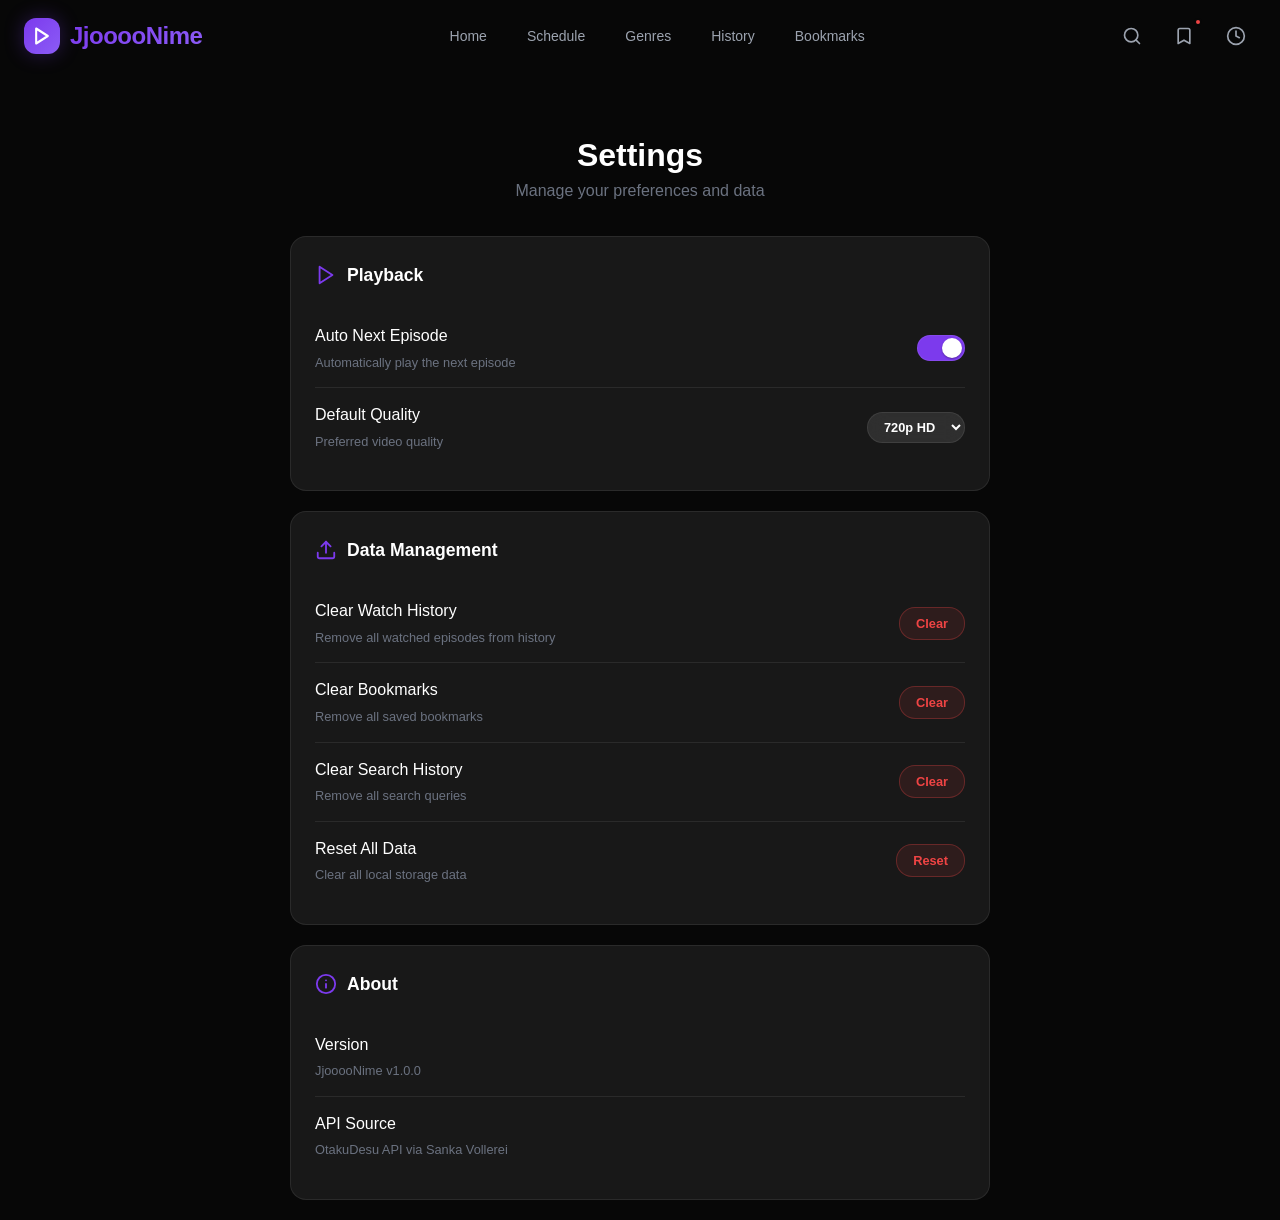
<file: settings.html>
<!DOCTYPE html>
<html lang="en">
<head>
  <meta charset="UTF-8">
  <meta name="viewport" content="width=device-width, initial-scale=1.0">
  <title>Settings — JjooooNime</title>
  <meta name="description" content="Settings and preferences for JjooooNime.">
  <link rel="stylesheet" href="/css/style.css">
  <style>
    .settings-section {
      background: var(--bg-card);
      border-radius: var(--radius-lg);
      border: 1px solid var(--border);
      padding: 24px;
      margin-bottom: 20px;
    }
    .settings-title {
      font-size: 1.1rem;
      font-weight: 700;
      margin-bottom: 20px;
      display: flex;
      align-items: center;
      gap: 10px;
    }
    .settings-item {
      display: flex;
      align-items: center;
      justify-content: space-between;
      padding: 14px 0;
      border-bottom: 1px solid var(--border);
    }
    .settings-item:last-child {
      border-bottom: none;
    }
    .settings-label {
      font-weight: 500;
    }
    .settings-desc {
      font-size: 0.8rem;
      color: var(--text-muted);
      margin-top: 4px;
    }
    .toggle {
      width: 48px;
      height: 26px;
      background: var(--bg-elevated);
      border-radius: var(--radius-full);
      position: relative;
      cursor: pointer;
      transition: var(--transition-base);
      border: 1px solid var(--border);
    }
    .toggle.active {
      background: var(--accent-primary);
    }
    .toggle-dot {
      width: 20px;
      height: 20px;
      background: white;
      border-radius: var(--radius-full);
      position: absolute;
      top: 2px;
      left: 2px;
      transition: var(--transition-base);
      box-shadow: var(--shadow-sm);
    }
    .toggle.active .toggle-dot {
      left: 24px;
    }
    .settings-grid {
      max-width: 700px;
      margin: 0 auto;
    }
    .danger-btn {
      background: rgba(239, 68, 68, 0.1);
      border: 1px solid rgba(239, 68, 68, 0.3);
      color: var(--accent-red);
    }
    .danger-btn:hover {
      background: rgba(239, 68, 68, 0.2);
    }
  </style>
</head>
<body data-page="settings">
  <div class="top-loader"></div>

  <!-- Navbar -->
  <nav class="navbar">
    <div class="navbar-inner">
      <a href="/" class="logo">
        <div class="logo-icon">
          <svg xmlns="http://www.w3.org/2000/svg" viewBox="0 0 24 24" fill="none" stroke="currentColor" stroke-width="2.5" stroke-linecap="round" stroke-linejoin="round"><polygon points="5 3 19 12 5 21 5 3"></polygon></svg>
        </div>
        <span class="text-gradient">JjooooNime</span>
      </a>
      <div class="nav-links">
        <a href="/" class="nav-link">Home</a>
        <a href="/schedule.html" class="nav-link">Schedule</a>
        <a href="/search.html" class="nav-link">Genres</a>
        <a href="/history.html" class="nav-link">History</a>
        <a href="/bookmark.html" class="nav-link">Bookmarks</a>
      </div>
      <div class="nav-actions">
        <button class="nav-btn search-btn" aria-label="Search">
          <svg xmlns="http://www.w3.org/2000/svg" viewBox="0 0 24 24" fill="none" stroke="currentColor" stroke-width="2" stroke-linecap="round" stroke-linejoin="round"><circle cx="11" cy="11" r="8"></circle><line x1="21" y1="21" x2="16.65" y2="16.65"></line></svg>
        </button>
        <a href="/bookmark.html" class="nav-btn bookmark-btn" aria-label="Bookmarks">
          <svg xmlns="http://www.w3.org/2000/svg" viewBox="0 0 24 24" fill="none" stroke="currentColor" stroke-width="2" stroke-linecap="round" stroke-linejoin="round"><path d="m19 21-7-4-7 4V5a2 2 0 0 1 2-2h10a2 2 0 0 1 2 2v16z"></path></svg>
          <span class="badge"></span>
        </a>
        <a href="/history.html" class="nav-btn" aria-label="History">
          <svg xmlns="http://www.w3.org/2000/svg" viewBox="0 0 24 24" fill="none" stroke="currentColor" stroke-width="2" stroke-linecap="round" stroke-linejoin="round"><circle cx="12" cy="12" r="10"></circle><polyline points="12 6 12 12 16 14"></polyline></svg>
        </a>
        <button class="nav-btn mobile-menu-btn" aria-label="Menu">
          <svg xmlns="http://www.w3.org/2000/svg" viewBox="0 0 24 24" fill="none" stroke="currentColor" stroke-width="2" stroke-linecap="round" stroke-linejoin="round"><line x1="3" y1="12" x2="21" y2="12"></line><line x1="3" y1="6" x2="21" y2="6"></line><line x1="3" y1="18" x2="21" y2="18"></line></svg>
        </button>
      </div>
    </div>
  </nav>

  <!-- Search Overlay -->
  <div class="search-overlay">
    <button class="search-close">
      <svg xmlns="http://www.w3.org/2000/svg" viewBox="0 0 24 24" fill="none" stroke="currentColor" stroke-width="2" stroke-linecap="round" stroke-linejoin="round"><line x1="18" y1="6" x2="6" y2="18"></line><line x1="6" y1="6" x2="18" y2="18"></line></svg>
    </button>
    <div class="search-box">
      <div class="search-input-wrapper">
        <svg xmlns="http://www.w3.org/2000/svg" viewBox="0 0 24 24" fill="none" stroke="currentColor" stroke-width="2" stroke-linecap="round" stroke-linejoin="round"><circle cx="11" cy="11" r="8"></circle><line x1="21" y1="21" x2="16.65" y2="16.65"></line></svg>
        <input type="text" class="search-input" placeholder="Search anime..." autocomplete="off">
      </div>
    </div>
    <div class="search-results"></div>
  </div>

  <!-- Mobile Menu -->
  <div class="mobile-menu">
    <div class="mobile-menu-backdrop"></div>
    <div class="mobile-menu-panel">
      <div class="mobile-menu-header">
        <a href="/" class="logo">
          <div class="logo-icon">
            <svg xmlns="http://www.w3.org/2000/svg" viewBox="0 0 24 24" fill="none" stroke="currentColor" stroke-width="2.5" stroke-linecap="round" stroke-linejoin="round"><polygon points="5 3 19 12 5 21 5 3"></polygon></svg>
          </div>
          <span class="text-gradient">JjooooNime</span>
        </a>
        <button class="mobile-menu-close">
          <svg xmlns="http://www.w3.org/2000/svg" viewBox="0 0 24 24" fill="none" stroke="currentColor" stroke-width="2" stroke-linecap="round" stroke-linejoin="round"><line x1="18" y1="6" x2="6" y2="18"></line><line x1="6" y1="6" x2="18" y2="18"></line></svg>
        </button>
      </div>
      <div class="mobile-menu-links">
        <a href="/" class="mobile-menu-link"><svg xmlns="http://www.w3.org/2000/svg" viewBox="0 0 24 24" fill="none" stroke="currentColor" stroke-width="2" stroke-linecap="round" stroke-linejoin="round"><path d="m3 9 9-7 9 7v11a2 2 0 0 1-2 2H5a2 2 0 0 1-2-2z"></path><polyline points="9 22 9 12 15 12 15 22"></polyline></svg>Home</a>
        <a href="/schedule.html" class="mobile-menu-link"><svg xmlns="http://www.w3.org/2000/svg" viewBox="0 0 24 24" fill="none" stroke="currentColor" stroke-width="2" stroke-linecap="round" stroke-linejoin="round"><rect x="3" y="4" width="18" height="18" rx="2" ry="2"></rect><line x1="16" y1="2" x2="16" y2="6"></line><line x1="8" y1="2" x2="8" y2="6"></line><line x1="3" y1="10" x2="21" y2="10"></line></svg>Schedule</a>
        <a href="/search.html" class="mobile-menu-link"><svg xmlns="http://www.w3.org/2000/svg" viewBox="0 0 24 24" fill="none" stroke="currentColor" stroke-width="2" stroke-linecap="round" stroke-linejoin="round"><circle cx="11" cy="11" r="8"></circle><line x1="21" y1="21" x2="16.65" y2="16.65"></line></svg>Search</a>
        <a href="/history.html" class="mobile-menu-link"><svg xmlns="http://www.w3.org/2000/svg" viewBox="0 0 24 24" fill="none" stroke="currentColor" stroke-width="2" stroke-linecap="round" stroke-linejoin="round"><circle cx="12" cy="12" r="10"></circle><polyline points="12 6 12 12 16 14"></polyline></svg>History</a>
        <a href="/bookmark.html" class="mobile-menu-link"><svg xmlns="http://www.w3.org/2000/svg" viewBox="0 0 24 24" fill="none" stroke="currentColor" stroke-width="2" stroke-linecap="round" stroke-linejoin="round"><path d="m19 21-7-4-7 4V5a2 2 0 0 1 2-2h10a2 2 0 0 1 2 2v16z"></path></svg>Bookmarks</a>
      </div>
    </div>
  </div>

  <main class="page-content">
    <div class="container">
      <div style="text-align:center;padding:40px 0 32px">
        <h1 style="font-size:2rem;font-weight:800;margin-bottom:4px">Settings</h1>
        <p style="color:var(--text-muted)">Manage your preferences and data</p>
      </div>

      <div class="settings-grid">
        <!-- Playback Settings -->
        <div class="settings-section">
          <div class="settings-title">
            <svg xmlns="http://www.w3.org/2000/svg" viewBox="0 0 24 24" fill="none" stroke="currentColor" stroke-width="2" stroke-linecap="round" stroke-linejoin="round" style="width:22px;height:22px;color:var(--accent-primary)"><polygon points="5 3 19 12 5 21 5 3"></polygon></svg>
            Playback
          </div>
          <div class="settings-item">
            <div>
              <div class="settings-label">Auto Next Episode</div>
              <div class="settings-desc">Automatically play the next episode</div>
            </div>
            <div class="toggle active" onclick="toggleSetting(this, 'autoNext')">
              <div class="toggle-dot"></div>
            </div>
          </div>
          <div class="settings-item">
            <div>
              <div class="settings-label">Default Quality</div>
              <div class="settings-desc">Preferred video quality</div>
            </div>
            <select class="btn btn-secondary btn-sm" style="padding:6px 12px" id="default-quality">
              <option value="720p">720p HD</option>
              <option value="480p">480p</option>
              <option value="360p">360p</option>
            </select>
          </div>
        </div>

        <!-- Data Management -->
        <div class="settings-section">
          <div class="settings-title">
            <svg xmlns="http://www.w3.org/2000/svg" viewBox="0 0 24 24" fill="none" stroke="currentColor" stroke-width="2" stroke-linecap="round" stroke-linejoin="round" style="width:22px;height:22px;color:var(--accent-primary)"><path d="M21 15v4a2 2 0 0 1-2 2H5a2 2 0 0 1-2-2v-4"></path><polyline points="17 8 12 3 7 8"></polyline><line x1="12" y1="3" x2="12" y2="15"></line></svg>
            Data Management
          </div>
          <div class="settings-item">
            <div>
              <div class="settings-label">Clear Watch History</div>
              <div class="settings-desc">Remove all watched episodes from history</div>
            </div>
            <button class="btn btn-sm danger-btn" onclick="clearHistory()">Clear</button>
          </div>
          <div class="settings-item">
            <div>
              <div class="settings-label">Clear Bookmarks</div>
              <div class="settings-desc">Remove all saved bookmarks</div>
            </div>
            <button class="btn btn-sm danger-btn" onclick="clearBookmarks()">Clear</button>
          </div>
          <div class="settings-item">
            <div>
              <div class="settings-label">Clear Search History</div>
              <div class="settings-desc">Remove all search queries</div>
            </div>
            <button class="btn btn-sm danger-btn" onclick="clearSearchHistory()">Clear</button>
          </div>
          <div class="settings-item">
            <div>
              <div class="settings-label">Reset All Data</div>
              <div class="settings-desc">Clear all local storage data</div>
            </div>
            <button class="btn btn-sm danger-btn" onclick="resetAllData()">Reset</button>
          </div>
        </div>

        <!-- About -->
        <div class="settings-section">
          <div class="settings-title">
            <svg xmlns="http://www.w3.org/2000/svg" viewBox="0 0 24 24" fill="none" stroke="currentColor" stroke-width="2" stroke-linecap="round" stroke-linejoin="round" style="width:22px;height:22px;color:var(--accent-primary)"><circle cx="12" cy="12" r="10"></circle><line x1="12" y1="16" x2="12" y2="12"></line><line x1="12" y1="8" x2="12.01" y2="8"></line></svg>
            About
          </div>
          <div class="settings-item">
            <div>
              <div class="settings-label">Version</div>
              <div class="settings-desc">JjooooNime v1.0.0</div>
            </div>
          </div>
          <div class="settings-item">
            <div>
              <div class="settings-label">API Source</div>
              <div class="settings-desc">OtakuDesu API via Sanka Vollerei</div>
            </div>
          </div>
        </div>
      </div>
    </div>
  </main>

  <script src="/js/main.js"></script>
  <script>
    function initSettingsPage() {
      loadSettings();
    }

    function loadSettings() {
      const settings = Store.get(STORAGE.SETTINGS, {});

      // Auto next
      const autoNextToggle = document.querySelector('[onclick*="autoNext"]');
      if (autoNextToggle && settings.autoNext !== undefined) {
        autoNextToggle.classList.toggle('active', settings.autoNext);
      }

      // Default quality
      const qualitySelect = document.getElementById('default-quality');
      if (qualitySelect && settings.defaultQuality) {
        qualitySelect.value = settings.defaultQuality;
      }

      qualitySelect?.addEventListener('change', (e) => {
        saveSetting('defaultQuality', e.target.value);
      });
    }

    function toggleSetting(el, key) {
      el.classList.toggle('active');
      const value = el.classList.contains('active');
      saveSetting(key, value);
      UI.toast(`${key} ${value ? 'enabled' : 'disabled'}`, 'success');
    }

    function saveSetting(key, value) {
      const settings = Store.get(STORAGE.SETTINGS, {});
      settings[key] = value;
      Store.set(STORAGE.SETTINGS, settings);
    }

    function clearHistory() {
      if (confirm('Clear all watch history?')) {
        Store.clearHistory();
        UI.toast('History cleared', 'success');
      }
    }

    function clearBookmarks() {
      if (confirm('Clear all bookmarks?')) {
        Store.remove(STORAGE.BOOKMARKS);
        updateBookmarkBadge();
        UI.toast('Bookmarks cleared', 'success');
      }
    }

    function clearSearchHistory() {
      if (confirm('Clear search history?')) {
        Store.clearSearchHistory();
        UI.toast('Search history cleared', 'success');
      }
    }

    function resetAllData() {
      if (confirm('This will clear ALL data including history, bookmarks, and settings. Are you sure?')) {
        localStorage.clear();
        UI.toast('All data reset', 'success');
        setTimeout(() => window.location.reload(), 1000);
      }
    }

    initSettingsPage();
  </script>
</body>
</html>
</file>
<file: css/style.css>
/* ═══════════════════════════════════════════
   JjooooNime — Premium Anime Streaming
   CSS Architecture
   ═══════════════════════════════════════════ */

/* ─── CSS Variables ─────────────────────── */
:root {
  --bg-primary: #070707;
  --bg-secondary: #0F0F0F;
  --bg-surface: #151515;
  --bg-card: #181818;
  --bg-elevated: #1E1E1E;
  --border: rgba(255,255,255,0.08);
  --border-hover: rgba(255,255,255,0.15);

  --accent-primary: #7C3AED;
  --accent-hover: #8B5CF6;
  --accent-blue: #3B82F6;
  --accent-green: #10B981;
  --accent-red: #EF4444;
  --accent-yellow: #FACC15;
  --accent-orange: #FB923C;

  --text-primary: #FFFFFF;
  --text-secondary: #9CA3AF;
  --text-muted: #6B7280;
  --text-dim: #4B5563;

  --font-primary: 'Inter', -apple-system, BlinkMacSystemFont, 'Segoe UI', sans-serif;
  --font-display: 'Poppins', var(--font-primary);

  --radius-sm: 8px;
  --radius-md: 12px;
  --radius-lg: 16px;
  --radius-xl: 24px;
  --radius-full: 9999px;

  --shadow-sm: 0 1px 2px rgba(0,0,0,0.3);
  --shadow-md: 0 4px 12px rgba(0,0,0,0.4);
  --shadow-lg: 0 8px 32px rgba(0,0,0,0.5);
  --shadow-glow: 0 0 20px rgba(124,58,237,0.3);
  --shadow-glow-hover: 0 0 30px rgba(124,58,237,0.5);

  --transition-fast: 0.15s cubic-bezier(0.4, 0, 0.2, 1);
  --transition-base: 0.25s cubic-bezier(0.4, 0, 0.2, 1);
  --transition-slow: 0.4s cubic-bezier(0.4, 0, 0.2, 1);
  --transition-bounce: 0.5s cubic-bezier(0.68, -0.55, 0.265, 1.55);

  --navbar-height: 72px;
  --container-max: 1440px;
  --container-padding: 24px;
}

/* ─── Reset ───────────────────────────── */
*, *::before, *::after {
  margin: 0;
  padding: 0;
  box-sizing: border-box;
}

html {
  scroll-behavior: smooth;
  -webkit-font-smoothing: antialiased;
  -moz-osx-font-smoothing: grayscale;
}

body {
  font-family: var(--font-primary);
  background: var(--bg-primary);
  color: var(--text-primary);
  line-height: 1.6;
  overflow-x: hidden;
  min-height: 100vh;
}

a {
  color: inherit;
  text-decoration: none;
}

img {
  max-width: 100%;
  display: block;
}

button {
  border: none;
  background: none;
  cursor: pointer;
  font-family: inherit;
  color: inherit;
}

ul, ol {
  list-style: none;
}

input, textarea {
  font-family: inherit;
  border: none;
  outline: none;
  background: none;
  color: inherit;
}

/* ─── Typography ────────────────────────── */
@import url('https://fonts.googleapis.com/css2?family=Inter:wght@300;400;500;600;700;800;900&family=Poppins:wght@400;500;600;700;800&display=swap');

h1, h2, h3, h4, h5, h6 {
  font-family: var(--font-display);
  font-weight: 700;
  line-height: 1.2;
}

.text-gradient {
  background: linear-gradient(135deg, var(--accent-primary), var(--accent-hover));
  -webkit-background-clip: text;
  -webkit-text-fill-color: transparent;
  background-clip: text;
}

/* ─── Layout ──────────────────────────── */
.container {
  max-width: var(--container-max);
  margin: 0 auto;
  padding: 0 var(--container-padding);
}

.page-content {
  padding-top: calc(var(--navbar-height) + 24px);
  min-height: 100vh;
}

/* ─── Scrollbar ───────────────────────── */
::-webkit-scrollbar {
  width: 8px;
  height: 8px;
}

::-webkit-scrollbar-track {
  background: var(--bg-primary);
}

::-webkit-scrollbar-thumb {
  background: var(--bg-elevated);
  border-radius: var(--radius-full);
}

::-webkit-scrollbar-thumb:hover {
  background: var(--accent-primary);
}

/* ─── Navbar ───────────────────────────── */
.navbar {
  position: fixed;
  top: 0;
  left: 0;
  right: 0;
  height: var(--navbar-height);
  z-index: 1000;
  transition: var(--transition-base);
  background: transparent;
}

.navbar.scrolled {
  background: rgba(7, 7, 7, 0.85);
  backdrop-filter: blur(20px) saturate(1.5);
  -webkit-backdrop-filter: blur(20px) saturate(1.5);
  border-bottom: 1px solid var(--border);
}

.navbar-inner {
  display: flex;
  align-items: center;
  justify-content: space-between;
  height: 100%;
  max-width: var(--container-max);
  margin: 0 auto;
  padding: 0 var(--container-padding);
}

.logo {
  display: flex;
  align-items: center;
  gap: 10px;
  font-family: var(--font-display);
  font-size: 1.5rem;
  font-weight: 800;
  letter-spacing: -0.5px;
}

.logo-icon {
  width: 36px;
  height: 36px;
  background: linear-gradient(135deg, var(--accent-primary), var(--accent-hover));
  border-radius: var(--radius-md);
  display: flex;
  align-items: center;
  justify-content: center;
  box-shadow: var(--shadow-glow);
}

.logo-icon svg {
  width: 20px;
  height: 20px;
  color: white;
}

.nav-links {
  display: flex;
  align-items: center;
  gap: 8px;
}

.nav-link {
  padding: 8px 16px;
  border-radius: var(--radius-md);
  font-size: 0.875rem;
  font-weight: 500;
  color: var(--text-secondary);
  transition: var(--transition-fast);
  position: relative;
}

.nav-link:hover {
  color: var(--text-primary);
  background: rgba(255,255,255,0.05);
}

.nav-link.active {
  color: var(--accent-primary);
  background: rgba(124, 58, 237, 0.1);
}

.nav-actions {
  display: flex;
  align-items: center;
  gap: 12px;
}

.nav-btn {
  width: 40px;
  height: 40px;
  border-radius: var(--radius-full);
  display: flex;
  align-items: center;
  justify-content: center;
  color: var(--text-secondary);
  transition: var(--transition-fast);
  position: relative;
}

.nav-btn:hover {
  background: rgba(255,255,255,0.08);
  color: var(--text-primary);
  transform: scale(1.05);
}

.nav-btn svg {
  width: 20px;
  height: 20px;
}

.nav-btn .badge {
  position: absolute;
  top: 2px;
  right: 2px;
  width: 8px;
  height: 8px;
  background: var(--accent-red);
  border-radius: var(--radius-full);
  border: 2px solid var(--bg-primary);
}

.mobile-menu-btn {
  display: none;
}

/* ─── Hero Banner ─────────────────────── */
.hero {
  position: relative;
  height: 70vh;
  min-height: 500px;
  max-height: 800px;
  overflow: hidden;
  display: flex;
  align-items: flex-end;
}

.hero-bg {
  position: absolute;
  inset: 0;
  z-index: 0;
}

.hero-bg img {
  width: 100%;
  height: 100%;
  object-fit: cover;
  filter: brightness(0.4);
}

.hero-overlay {
  position: absolute;
  inset: 0;
  background: linear-gradient(
    to top,
    var(--bg-primary) 0%,
    rgba(7, 7, 7, 0.8) 30%,
    rgba(7, 7, 7, 0.3) 60%,
    transparent 100%
  );
  z-index: 1;
}

.hero-content {
  position: relative;
  z-index: 2;
  padding: 0 var(--container-padding) 60px;
  max-width: var(--container-max);
  margin: 0 auto;
  width: 100%;
}

.hero-badge {
  display: inline-flex;
  align-items: center;
  gap: 6px;
  padding: 6px 14px;
  background: rgba(124, 58, 237, 0.2);
  border: 1px solid rgba(124, 58, 237, 0.3);
  border-radius: var(--radius-full);
  font-size: 0.75rem;
  font-weight: 600;
  color: var(--accent-hover);
  text-transform: uppercase;
  letter-spacing: 1px;
  margin-bottom: 16px;
}

.hero-title {
  font-size: clamp(2rem, 5vw, 3.5rem);
  font-weight: 800;
  max-width: 700px;
  margin-bottom: 16px;
  line-height: 1.1;
}

.hero-meta {
  display: flex;
  align-items: center;
  gap: 16px;
  margin-bottom: 24px;
  flex-wrap: wrap;
}

.hero-meta-item {
  display: flex;
  align-items: center;
  gap: 6px;
  font-size: 0.875rem;
  color: var(--text-secondary);
}

.hero-meta-item svg {
  width: 16px;
  height: 16px;
  color: var(--accent-yellow);
}

.hero-meta-item.rating svg {
  fill: var(--accent-yellow);
}

.hero-actions {
  display: flex;
  gap: 12px;
  flex-wrap: wrap;
}

/* ─── Buttons ─────────────────────────── */
.btn {
  display: inline-flex;
  align-items: center;
  justify-content: center;
  gap: 8px;
  padding: 12px 24px;
  border-radius: var(--radius-lg);
  font-size: 0.875rem;
  font-weight: 600;
  transition: var(--transition-base);
  position: relative;
  overflow: hidden;
  cursor: pointer;
  border: none;
}

.btn-primary {
  background: linear-gradient(135deg, var(--accent-primary), var(--accent-hover));
  color: white;
  box-shadow: var(--shadow-glow);
}

.btn-primary:hover {
  transform: translateY(-2px);
  box-shadow: var(--shadow-glow-hover);
}

.btn-secondary {
  background: rgba(255,255,255,0.1);
  color: var(--text-primary);
  border: 1px solid var(--border);
  backdrop-filter: blur(10px);
}

.btn-secondary:hover {
  background: rgba(255,255,255,0.15);
  border-color: var(--border-hover);
  transform: translateY(-2px);
}

.btn-ghost {
  background: transparent;
  color: var(--text-secondary);
  padding: 8px 16px;
}

.btn-ghost:hover {
  color: var(--text-primary);
  background: rgba(255,255,255,0.05);
}

.btn-icon {
  width: 44px;
  height: 44px;
  padding: 0;
  border-radius: var(--radius-full);
}

.btn-sm {
  padding: 8px 16px;
  font-size: 0.8rem;
}

.btn-lg {
  padding: 14px 32px;
  font-size: 1rem;
}

.btn svg {
  width: 18px;
  height: 18px;
  flex-shrink: 0;
}

.btn .ripple {
  position: absolute;
  border-radius: 50%;
  background: rgba(255,255,255,0.3);
  transform: scale(0);
  animation: ripple 0.6s ease-out;
  pointer-events: none;
}

@keyframes ripple {
  to {
    transform: scale(4);
    opacity: 0;
  }
}

/* ─── Cards ─────────────────────────────── */
.card-grid {
  display: grid;
  grid-template-columns: repeat(auto-fill, minmax(160px, 1fr));
  gap: 20px;
}

.card-grid-lg {
  grid-template-columns: repeat(auto-fill, minmax(200px, 1fr));
  gap: 24px;
}

.anime-card {
  position: relative;
  border-radius: var(--radius-lg);
  overflow: hidden;
  background: var(--bg-card);
  border: 1px solid var(--border);
  transition: var(--transition-base);
  cursor: pointer;
  transform: translateZ(0);
}

.anime-card:hover {
  transform: translateY(-8px) scale(1.02);
  border-color: var(--border-hover);
  box-shadow: 
    0 20px 40px rgba(0,0,0,0.4),
    0 0 0 1px rgba(124, 58, 237, 0.1);
}

.anime-card .card-poster {
  position: relative;
  aspect-ratio: 2/3;
  overflow: hidden;
}

.anime-card .card-poster img {
  width: 100%;
  height: 100%;
  object-fit: cover;
  transition: var(--transition-slow);
}

.anime-card:hover .card-poster img {
  transform: scale(1.08);
}

.anime-card .card-overlay {
  position: absolute;
  inset: 0;
  background: linear-gradient(
    to top,
    rgba(0,0,0,0.9) 0%,
    rgba(0,0,0,0.4) 40%,
    transparent 100%
  );
  opacity: 0;
  transition: var(--transition-base);
  display: flex;
  flex-direction: column;
  justify-content: flex-end;
  padding: 16px;
}

.anime-card:hover .card-overlay {
  opacity: 1;
}

.anime-card .card-play {
  position: absolute;
  top: 50%;
  left: 50%;
  transform: translate(-50%, -50%) scale(0.8);
  width: 48px;
  height: 48px;
  background: rgba(124, 58, 237, 0.9);
  border-radius: var(--radius-full);
  display: flex;
  align-items: center;
  justify-content: center;
  opacity: 0;
  transition: var(--transition-bounce);
  backdrop-filter: blur(4px);
}

.anime-card:hover .card-play {
  opacity: 1;
  transform: translate(-50%, -50%) scale(1);
}

.anime-card .card-play svg {
  width: 20px;
  height: 20px;
  color: white;
  margin-left: 2px;
}

.anime-card .card-badge {
  position: absolute;
  top: 10px;
  left: 10px;
  padding: 4px 10px;
  background: rgba(239, 68, 68, 0.9);
  color: white;
  font-size: 0.7rem;
  font-weight: 700;
  border-radius: var(--radius-sm);
  text-transform: uppercase;
  letter-spacing: 0.5px;
  backdrop-filter: blur(4px);
}

.anime-card .card-badge.ongoing {
  background: rgba(16, 185, 129, 0.9);
}

.anime-card .card-badge.completed {
  background: rgba(59, 130, 246, 0.9);
}

.anime-card .card-episodes {
  position: absolute;
  top: 10px;
  right: 10px;
  padding: 4px 10px;
  background: rgba(0,0,0,0.7);
  color: white;
  font-size: 0.7rem;
  font-weight: 600;
  border-radius: var(--radius-sm);
  backdrop-filter: blur(4px);
}

.anime-card .card-info {
  padding: 12px;
}

.anime-card .card-title {
  font-size: 0.85rem;
  font-weight: 600;
  line-height: 1.4;
  display: -webkit-box;
  -webkit-line-clamp: 2;
  -webkit-box-orient: vertical;
  overflow: hidden;
  margin-bottom: 6px;
  color: var(--text-primary);
}

.anime-card .card-meta {
  display: flex;
  align-items: center;
  justify-content: space-between;
  font-size: 0.75rem;
  color: var(--text-muted);
}

.anime-card .card-score {
  display: flex;
  align-items: center;
  gap: 4px;
  color: var(--accent-yellow);
  font-weight: 600;
}

.anime-card .card-score svg {
  width: 12px;
  height: 12px;
  fill: currentColor;
}

/* ─── Section ──────────────────────────── */
.section {
  padding: 40px 0;
}

.section-header {
  display: flex;
  align-items: center;
  justify-content: space-between;
  margin-bottom: 24px;
}

.section-title {
  font-size: 1.5rem;
  font-weight: 700;
  display: flex;
  align-items: center;
  gap: 10px;
}

.section-title svg {
  width: 24px;
  height: 24px;
  color: var(--accent-primary);
}

.section-link {
  display: flex;
  align-items: center;
  gap: 4px;
  font-size: 0.875rem;
  font-weight: 500;
  color: var(--accent-primary);
  transition: var(--transition-fast);
}

.section-link:hover {
  gap: 8px;
  color: var(--accent-hover);
}

.section-link svg {
  width: 16px;
  height: 16px;
}

/* ─── Horizontal Scroll ────────────────── */
.scroll-container {
  display: flex;
  gap: 16px;
  overflow-x: auto;
  scroll-snap-type: x mandatory;
  scrollbar-width: none;
  -ms-overflow-style: none;
  padding-bottom: 8px;
}

.scroll-container::-webkit-scrollbar {
  display: none;
}

.scroll-container .anime-card {
  flex: 0 0 160px;
  scroll-snap-align: start;
}

.scroll-container .anime-card-lg {
  flex: 0 0 200px;
}

/* ─── Skeleton Loading ────────────────── */
.skeleton {
  background: linear-gradient(
    90deg,
    var(--bg-card) 25%,
    var(--bg-elevated) 50%,
    var(--bg-card) 75%
  );
  background-size: 200% 100%;
  animation: shimmer 1.5s infinite;
  border-radius: var(--radius-md);
}

@keyframes shimmer {
  0% { background-position: 200% 0; }
  100% { background-position: -200% 0; }
}

.skeleton-poster {
  aspect-ratio: 2/3;
  width: 100%;
}

.skeleton-text {
  height: 14px;
  margin: 8px 0;
  width: 80%;
}

.skeleton-text.short {
  width: 40%;
}

/* ─── Search ──────────────────────────── */
.search-overlay {
  position: fixed;
  inset: 0;
  background: rgba(7, 7, 7, 0.95);
  backdrop-filter: blur(20px);
  z-index: 2000;
  opacity: 0;
  visibility: hidden;
  transition: var(--transition-base);
  display: flex;
  flex-direction: column;
  align-items: center;
  padding-top: 120px;
}

.search-overlay.active {
  opacity: 1;
  visibility: visible;
}

.search-box {
  width: 100%;
  max-width: 600px;
  padding: 0 var(--container-padding);
}

.search-input-wrapper {
  position: relative;
  display: flex;
  align-items: center;
  background: var(--bg-card);
  border: 1px solid var(--border);
  border-radius: var(--radius-xl);
  padding: 0 20px;
  transition: var(--transition-base);
}

.search-input-wrapper:focus-within {
  border-color: var(--accent-primary);
  box-shadow: 0 0 0 3px rgba(124, 58, 237, 0.15);
}

.search-input-wrapper svg {
  width: 20px;
  height: 20px;
  color: var(--text-muted);
  flex-shrink: 0;
}

.search-input {
  flex: 1;
  padding: 16px 12px;
  font-size: 1rem;
  color: var(--text-primary);
}

.search-input::placeholder {
  color: var(--text-muted);
}

.search-close {
  position: absolute;
  top: 24px;
  right: 24px;
  width: 44px;
  height: 44px;
  border-radius: var(--radius-full);
  display: flex;
  align-items: center;
  justify-content: center;
  color: var(--text-secondary);
  transition: var(--transition-fast);
}

.search-close:hover {
  background: rgba(255,255,255,0.1);
  color: var(--text-primary);
}

.search-results {
  width: 100%;
  max-width: 600px;
  margin-top: 24px;
  padding: 0 var(--container-padding);
  max-height: calc(100vh - 220px);
  overflow-y: auto;
}

.search-result-item {
  display: flex;
  align-items: center;
  gap: 16px;
  padding: 12px;
  border-radius: var(--radius-md);
  transition: var(--transition-fast);
  cursor: pointer;
}

.search-result-item:hover {
  background: var(--bg-card);
}

.search-result-item img {
  width: 48px;
  height: 72px;
  object-fit: cover;
  border-radius: var(--radius-sm);
}

.search-result-info {
  flex: 1;
}

.search-result-title {
  font-weight: 600;
  font-size: 0.9rem;
  margin-bottom: 4px;
}

.search-result-meta {
  font-size: 0.8rem;
  color: var(--text-muted);
}

.search-history {
  margin-top: 16px;
}

.search-history-title {
  font-size: 0.75rem;
  font-weight: 600;
  text-transform: uppercase;
  letter-spacing: 1px;
  color: var(--text-muted);
  margin-bottom: 12px;
}

.search-history-item {
  display: flex;
  align-items: center;
  gap: 10px;
  padding: 10px 12px;
  border-radius: var(--radius-md);
  transition: var(--transition-fast);
  cursor: pointer;
  color: var(--text-secondary);
}

.search-history-item:hover {
  background: var(--bg-card);
  color: var(--text-primary);
}

.search-history-item svg {
  width: 16px;
  height: 16px;
  color: var(--text-muted);
}

/* ─── Player ──────────────────────────── */
.player-container {
  position: relative;
  background: var(--bg-secondary);
  border-radius: var(--radius-lg);
  overflow: hidden;
  border: 1px solid var(--border);
}

.player-wrapper {
  position: relative;
  aspect-ratio: 16/9;
  background: #000;
}

.player-wrapper iframe {
  width: 100%;
  height: 100%;
  border: none;
}

.player-controls {
  display: flex;
  align-items: center;
  justify-content: space-between;
  padding: 16px 20px;
  background: var(--bg-card);
  border-top: 1px solid var(--border);
}

.player-nav {
  display: flex;
  gap: 8px;
}

.server-selector {
  display: flex;
  gap: 8px;
  flex-wrap: wrap;
}

.server-btn {
  padding: 6px 14px;
  border-radius: var(--radius-md);
  font-size: 0.8rem;
  font-weight: 500;
  background: var(--bg-surface);
  border: 1px solid var(--border);
  color: var(--text-secondary);
  transition: var(--transition-fast);
}

.server-btn:hover {
  border-color: var(--accent-primary);
  color: var(--text-primary);
}

.server-btn.active {
  background: rgba(124, 58, 237, 0.15);
  border-color: var(--accent-primary);
  color: var(--accent-primary);
}

.quality-selector {
  display: flex;
  gap: 4px;
}

.quality-btn {
  padding: 4px 10px;
  border-radius: var(--radius-sm);
  font-size: 0.75rem;
  font-weight: 600;
  background: var(--bg-surface);
  border: 1px solid var(--border);
  color: var(--text-muted);
  transition: var(--transition-fast);
}

.quality-btn.active {
  background: var(--accent-primary);
  color: white;
  border-color: var(--accent-primary);
}

/* ─── Episode List ─────────────────────── */
.episode-list {
  background: var(--bg-card);
  border-radius: var(--radius-lg);
  border: 1px solid var(--border);
  overflow: hidden;
}

.episode-list-header {
  padding: 16px 20px;
  border-bottom: 1px solid var(--border);
  display: flex;
  align-items: center;
  justify-content: space-between;
}

.episode-list-title {
  font-size: 1rem;
  font-weight: 700;
}

.episode-grid {
  display: grid;
  grid-template-columns: repeat(auto-fill, minmax(100px, 1fr));
  gap: 8px;
  padding: 12px;
  max-height: 400px;
  overflow-y: auto;
}

.episode-item {
  padding: 10px 8px;
  text-align: center;
  border-radius: var(--radius-md);
  background: var(--bg-surface);
  border: 1px solid var(--border);
  font-size: 0.8rem;
  font-weight: 600;
  color: var(--text-secondary);
  transition: var(--transition-fast);
  cursor: pointer;
}

.episode-item:hover {
  border-color: var(--accent-primary);
  color: var(--accent-primary);
  background: rgba(124, 58, 237, 0.1);
}

.episode-item.active {
  background: var(--accent-primary);
  border-color: var(--accent-primary);
  color: white;
}

.episode-item.watched {
  border-color: var(--accent-green);
  color: var(--accent-green);
}

/* ─── Anime Detail ────────────────────── */
.anime-detail-hero {
  position: relative;
  padding: 120px 0 40px;
  overflow: hidden;
}

.anime-detail-bg {
  position: absolute;
  inset: 0;
  z-index: 0;
}

.anime-detail-bg img {
  width: 100%;
  height: 100%;
  object-fit: cover;
  filter: blur(30px) brightness(0.3);
}

.anime-detail-content {
  position: relative;
  z-index: 1;
  display: grid;
  grid-template-columns: 280px 1fr;
  gap: 32px;
  align-items: start;
}

.anime-detail-poster {
  border-radius: var(--radius-xl);
  overflow: hidden;
  box-shadow: var(--shadow-lg);
  border: 1px solid var(--border);
}

.anime-detail-poster img {
  width: 100%;
  aspect-ratio: 2/3;
  object-fit: cover;
}

.anime-detail-info {
  display: flex;
  flex-direction: column;
  gap: 16px;
}

.anime-detail-title {
  font-size: 2rem;
  font-weight: 800;
  line-height: 1.2;
}

.anime-detail-japanese {
  font-size: 1rem;
  color: var(--text-muted);
  font-weight: 400;
}

.anime-detail-meta {
  display: flex;
  flex-wrap: wrap;
  gap: 12px;
}

.anime-detail-meta-item {
  display: flex;
  align-items: center;
  gap: 6px;
  padding: 6px 14px;
  background: rgba(255,255,255,0.05);
  border-radius: var(--radius-full);
  font-size: 0.8rem;
  color: var(--text-secondary);
  border: 1px solid var(--border);
}

.anime-detail-meta-item svg {
  width: 14px;
  height: 14px;
  color: var(--accent-primary);
}

.anime-detail-genres {
  display: flex;
  flex-wrap: wrap;
  gap: 8px;
}

.genre-tag {
  padding: 6px 14px;
  background: rgba(124, 58, 237, 0.1);
  border: 1px solid rgba(124, 58, 237, 0.2);
  border-radius: var(--radius-full);
  font-size: 0.8rem;
  font-weight: 500;
  color: var(--accent-hover);
  transition: var(--transition-fast);
}

.genre-tag:hover {
  background: rgba(124, 58, 237, 0.2);
  border-color: var(--accent-primary);
}

.anime-detail-synopsis {
  color: var(--text-secondary);
  line-height: 1.8;
  font-size: 0.9rem;
}

.anime-detail-synopsis p {
  margin-bottom: 12px;
}

.anime-detail-actions {
  display: flex;
  gap: 12px;
  flex-wrap: wrap;
  margin-top: 8px;
}

/* ─── Schedule ────────────────────────── */
.schedule-tabs {
  display: flex;
  gap: 4px;
  overflow-x: auto;
  padding-bottom: 8px;
  margin-bottom: 24px;
  scrollbar-width: none;
}

.schedule-tabs::-webkit-scrollbar {
  display: none;
}

.schedule-tab {
  padding: 10px 20px;
  border-radius: var(--radius-lg);
  font-size: 0.875rem;
  font-weight: 600;
  color: var(--text-secondary);
  background: var(--bg-card);
  border: 1px solid var(--border);
  transition: var(--transition-fast);
  white-space: nowrap;
  cursor: pointer;
}

.schedule-tab:hover {
  border-color: var(--border-hover);
  color: var(--text-primary);
}

.schedule-tab.active {
  background: var(--accent-primary);
  border-color: var(--accent-primary);
  color: white;
}

.schedule-grid {
  display: grid;
  grid-template-columns: repeat(auto-fill, minmax(280px, 1fr));
  gap: 16px;
}

.schedule-card {
  display: flex;
  gap: 16px;
  padding: 16px;
  background: var(--bg-card);
  border: 1px solid var(--border);
  border-radius: var(--radius-lg);
  transition: var(--transition-base);
  cursor: pointer;
}

.schedule-card:hover {
  border-color: var(--border-hover);
  transform: translateX(4px);
  box-shadow: var(--shadow-md);
}

.schedule-card img {
  width: 80px;
  height: 120px;
  object-fit: cover;
  border-radius: var(--radius-md);
  flex-shrink: 0;
}

.schedule-card-info {
  display: flex;
  flex-direction: column;
  justify-content: center;
  gap: 6px;
}

.schedule-card-title {
  font-weight: 600;
  font-size: 0.9rem;
  line-height: 1.4;
}

.schedule-card-time {
  font-size: 0.8rem;
  color: var(--accent-primary);
  font-weight: 500;
}

/* ─── History & Bookmarks ─────────────── */
.history-grid,
.bookmark-grid {
  display: grid;
  grid-template-columns: repeat(auto-fill, minmax(300px, 1fr));
  gap: 16px;
}

.history-card,
.bookmark-card {
  display: flex;
  gap: 16px;
  padding: 16px;
  background: var(--bg-card);
  border: 1px solid var(--border);
  border-radius: var(--radius-lg);
  transition: var(--transition-base);
  cursor: pointer;
  position: relative;
}

.history-card:hover,
.bookmark-card:hover {
  border-color: var(--border-hover);
  transform: translateY(-2px);
  box-shadow: var(--shadow-md);
}

.history-card img,
.bookmark-card img {
  width: 100px;
  height: 150px;
  object-fit: cover;
  border-radius: var(--radius-md);
  flex-shrink: 0;
}

.history-card-info,
.bookmark-card-info {
  flex: 1;
  display: flex;
  flex-direction: column;
  gap: 8px;
}

.history-card-title,
.bookmark-card-title {
  font-weight: 600;
  font-size: 1rem;
}

.history-card-episode,
.bookmark-card-episode {
  font-size: 0.85rem;
  color: var(--accent-primary);
  font-weight: 500;
}

.history-card-time,
.bookmark-card-time {
  font-size: 0.8rem;
  color: var(--text-muted);
}

.progress-bar {
  height: 4px;
  background: var(--bg-surface);
  border-radius: var(--radius-full);
  overflow: hidden;
  margin-top: auto;
}

.progress-bar-fill {
  height: 100%;
  background: linear-gradient(90deg, var(--accent-primary), var(--accent-hover));
  border-radius: var(--radius-full);
  transition: width 0.3s ease;
}

.card-actions {
  position: absolute;
  top: 12px;
  right: 12px;
  display: flex;
  gap: 8px;
  opacity: 0;
  transition: var(--transition-fast);
}

.history-card:hover .card-actions,
.bookmark-card:hover .card-actions {
  opacity: 1;
}

.card-action-btn {
  width: 32px;
  height: 32px;
  border-radius: var(--radius-full);
  background: rgba(0,0,0,0.7);
  backdrop-filter: blur(4px);
  display: flex;
  align-items: center;
  justify-content: center;
  color: white;
  transition: var(--transition-fast);
}

.card-action-btn:hover {
  background: var(--accent-red);
}

.card-action-btn svg {
  width: 16px;
  height: 16px;
}

/* ─── Empty State ─────────────────────── */
.empty-state {
  display: flex;
  flex-direction: column;
  align-items: center;
  justify-content: center;
  padding: 80px 20px;
  text-align: center;
}

.empty-state-icon {
  width: 80px;
  height: 80px;
  background: var(--bg-card);
  border-radius: var(--radius-xl);
  display: flex;
  align-items: center;
  justify-content: center;
  margin-bottom: 24px;
  border: 1px solid var(--border);
}

.empty-state-icon svg {
  width: 40px;
  height: 40px;
  color: var(--text-muted);
}

.empty-state-title {
  font-size: 1.25rem;
  font-weight: 700;
  margin-bottom: 8px;
}

.empty-state-desc {
  color: var(--text-muted);
  font-size: 0.9rem;
  max-width: 400px;
  margin-bottom: 24px;
}

/* ─── Pagination ──────────────────────── */
.pagination {
  display: flex;
  align-items: center;
  justify-content: center;
  gap: 8px;
  margin-top: 40px;
  padding: 20px 0;
}

.page-btn {
  min-width: 40px;
  height: 40px;
  padding: 0 12px;
  border-radius: var(--radius-md);
  background: var(--bg-card);
  border: 1px solid var(--border);
  color: var(--text-secondary);
  font-size: 0.875rem;
  font-weight: 600;
  transition: var(--transition-fast);
  display: flex;
  align-items: center;
  justify-content: center;
}

.page-btn:hover {
  border-color: var(--accent-primary);
  color: var(--text-primary);
}

.page-btn.active {
  background: var(--accent-primary);
  border-color: var(--accent-primary);
  color: white;
}

.page-btn:disabled {
  opacity: 0.4;
  cursor: not-allowed;
}

.page-btn svg {
  width: 16px;
  height: 16px;
}

/* ─── Footer ──────────────────────────── */
.footer {
  background: var(--bg-secondary);
  border-top: 1px solid var(--border);
  padding: 48px 0 24px;
  margin-top: 60px;
}

.footer-inner {
  display: grid;
  grid-template-columns: 2fr 1fr 1fr 1fr;
  gap: 40px;
  max-width: var(--container-max);
  margin: 0 auto;
  padding: 0 var(--container-padding);
}

.footer-brand {
  display: flex;
  flex-direction: column;
  gap: 16px;
}

.footer-brand .logo {
  font-size: 1.25rem;
}

.footer-desc {
  color: var(--text-muted);
  font-size: 0.875rem;
  line-height: 1.7;
}

.footer-social {
  display: flex;
  gap: 12px;
}

.footer-social a {
  width: 36px;
  height: 36px;
  border-radius: var(--radius-full);
  background: var(--bg-card);
  border: 1px solid var(--border);
  display: flex;
  align-items: center;
  justify-content: center;
  color: var(--text-secondary);
  transition: var(--transition-fast);
}

.footer-social a:hover {
  background: var(--accent-primary);
  border-color: var(--accent-primary);
  color: white;
  transform: translateY(-2px);
}

.footer-social svg {
  width: 16px;
  height: 16px;
}

.footer-title {
  font-size: 0.875rem;
  font-weight: 700;
  text-transform: uppercase;
  letter-spacing: 1px;
  margin-bottom: 16px;
  color: var(--text-primary);
}

.footer-links {
  display: flex;
  flex-direction: column;
  gap: 10px;
}

.footer-links a {
  color: var(--text-muted);
  font-size: 0.875rem;
  transition: var(--transition-fast);
}

.footer-links a:hover {
  color: var(--accent-primary);
  transform: translateX(4px);
}

.footer-bottom {
  max-width: var(--container-max);
  margin: 32px auto 0;
  padding: 24px var(--container-padding) 0;
  border-top: 1px solid var(--border);
  display: flex;
  justify-content: space-between;
  align-items: center;
  flex-wrap: wrap;
  gap: 12px;
}

.footer-copyright {
  font-size: 0.8rem;
  color: var(--text-muted);
}

/* ─── Top Loader ──────────────────────── */
.top-loader {
  position: fixed;
  top: 0;
  left: 0;
  right: 0;
  height: 3px;
  background: linear-gradient(90deg, var(--accent-primary), var(--accent-hover));
  z-index: 9999;
  transform: translateX(-100%);
  transition: transform 0.3s ease;
}

.top-loader.active {
  animation: loaderSlide 1s ease-in-out infinite;
}

@keyframes loaderSlide {
  0% { transform: translateX(-100%); }
  50% { transform: translateX(0%); }
  100% { transform: translateX(100%); }
}

/* ─── Toast ───────────────────────────── */
.toast-container {
  position: fixed;
  bottom: 24px;
  right: 24px;
  z-index: 3000;
  display: flex;
  flex-direction: column;
  gap: 8px;
}

.toast {
  padding: 14px 20px;
  border-radius: var(--radius-lg);
  background: var(--bg-card);
  border: 1px solid var(--border);
  box-shadow: var(--shadow-lg);
  display: flex;
  align-items: center;
  gap: 12px;
  font-size: 0.875rem;
  font-weight: 500;
  animation: toastIn 0.3s ease;
  max-width: 400px;
}

.toast.success {
  border-color: var(--accent-green);
}

.toast.error {
  border-color: var(--accent-red);
}

.toast.info {
  border-color: var(--accent-blue);
}

.toast svg {
  width: 20px;
  height: 20px;
  flex-shrink: 0;
}

.toast.success svg { color: var(--accent-green); }
.toast.error svg { color: var(--accent-red); }
.toast.info svg { color: var(--accent-blue); }

@keyframes toastIn {
  from {
    opacity: 0;
    transform: translateX(20px);
  }
  to {
    opacity: 1;
    transform: translateX(0);
  }
}

@keyframes toastOut {
  from {
    opacity: 1;
    transform: translateX(0);
  }
  to {
    opacity: 0;
    transform: translateX(20px);
  }
}

/* ─── Mobile Menu ─────────────────────── */
.mobile-menu {
  position: fixed;
  inset: 0;
  z-index: 1500;
  opacity: 0;
  visibility: hidden;
  transition: var(--transition-base);
}

.mobile-menu.active {
  opacity: 1;
  visibility: visible;
}

.mobile-menu-backdrop {
  position: absolute;
  inset: 0;
  background: rgba(0,0,0,0.7);
  backdrop-filter: blur(4px);
}

.mobile-menu-panel {
  position: absolute;
  top: 0;
  right: 0;
  width: 280px;
  height: 100%;
  background: var(--bg-secondary);
  border-left: 1px solid var(--border);
  padding: 24px;
  transform: translateX(100%);
  transition: transform 0.3s ease;
  overflow-y: auto;
}

.mobile-menu.active .mobile-menu-panel {
  transform: translateX(0);
}

.mobile-menu-header {
  display: flex;
  justify-content: space-between;
  align-items: center;
  margin-bottom: 32px;
}

.mobile-menu-close {
  width: 40px;
  height: 40px;
  border-radius: var(--radius-full);
  display: flex;
  align-items: center;
  justify-content: center;
  color: var(--text-secondary);
  transition: var(--transition-fast);
}

.mobile-menu-close:hover {
  background: rgba(255,255,255,0.1);
  color: var(--text-primary);
}

.mobile-menu-links {
  display: flex;
  flex-direction: column;
  gap: 4px;
}

.mobile-menu-link {
  padding: 12px 16px;
  border-radius: var(--radius-md);
  font-size: 0.95rem;
  font-weight: 500;
  color: var(--text-secondary);
  transition: var(--transition-fast);
  display: flex;
  align-items: center;
  gap: 12px;
}

.mobile-menu-link:hover,
.mobile-menu-link.active {
  background: rgba(124, 58, 237, 0.1);
  color: var(--accent-primary);
}

.mobile-menu-link svg {
  width: 20px;
  height: 20px;
}

/* ─── Responsive ──────────────────────── */
@media (max-width: 1024px) {
  .card-grid-lg {
    grid-template-columns: repeat(auto-fill, minmax(160px, 1fr));
  }

  .anime-detail-content {
    grid-template-columns: 220px 1fr;
  }

  .footer-inner {
    grid-template-columns: 1fr 1fr;
  }
}

@media (max-width: 768px) {
  :root {
    --container-padding: 16px;
    --navbar-height: 64px;
  }

  .nav-links {
    display: none;
  }

  .mobile-menu-btn {
    display: flex;
  }

  .hero {
    height: 60vh;
    min-height: 400px;
  }

  .hero-title {
    font-size: 1.75rem;
  }

  .card-grid,
  .card-grid-lg {
    grid-template-columns: repeat(auto-fill, minmax(130px, 1fr));
    gap: 12px;
  }

  .anime-detail-content {
    grid-template-columns: 1fr;
  }

  .anime-detail-poster {
    max-width: 200px;
    margin: 0 auto;
  }

  .anime-detail-title {
    font-size: 1.5rem;
    text-align: center;
  }

  .anime-detail-meta {
    justify-content: center;
  }

  .anime-detail-genres {
    justify-content: center;
  }

  .anime-detail-actions {
    justify-content: center;
  }

  .section-header {
    flex-direction: column;
    align-items: flex-start;
    gap: 8px;
  }

  .footer-inner {
    grid-template-columns: 1fr;
    gap: 32px;
  }

  .footer-bottom {
    flex-direction: column;
    text-align: center;
  }

  .player-controls {
    flex-direction: column;
    gap: 12px;
  }

  .server-selector {
    justify-content: center;
  }

  .history-card,
  .bookmark-card {
    flex-direction: column;
  }

  .history-card img,
  .bookmark-card img {
    width: 100%;
    height: 200px;
  }

  .schedule-card {
    flex-direction: column;
  }

  .schedule-card img {
    width: 100%;
    height: 180px;
  }
}

@media (max-width: 480px) {
  .card-grid,
  .card-grid-lg {
    grid-template-columns: repeat(2, 1fr);
  }

  .hero-actions {
    flex-direction: column;
  }

  .btn {
    width: 100%;
  }

  .episode-grid {
    grid-template-columns: repeat(3, 1fr);
  }
}

/* ─── Utility Classes ─────────────────── */
.text-center { text-align: center; }
.text-right { text-align: right; }
.text-left { text-align: left; }

.mt-1 { margin-top: 4px; }
.mt-2 { margin-top: 8px; }
.mt-3 { margin-top: 16px; }
.mt-4 { margin-top: 24px; }
.mt-5 { margin-top: 40px; }

.mb-1 { margin-bottom: 4px; }
.mb-2 { margin-bottom: 8px; }
.mb-3 { margin-bottom: 16px; }
.mb-4 { margin-bottom: 24px; }
.mb-5 { margin-bottom: 40px; }

.hidden { display: none !important; }
.sr-only {
  position: absolute;
  width: 1px;
  height: 1px;
  padding: 0;
  margin: -1px;
  overflow: hidden;
  clip: rect(0, 0, 0, 0);
  white-space: nowrap;
  border: 0;
}

/* ─── Page Transitions ────────────────── */
.page-enter {
  animation: pageEnter 0.4s ease;
}

@keyframes pageEnter {
  from {
    opacity: 0;
    transform: translateY(20px);
  }
  to {
    opacity: 1;
    transform: translateY(0);
  }
}

/* ─── Focus Styles ────────────────────── */
:focus-visible {
  outline: 2px solid var(--accent-primary);
  outline-offset: 2px;
}

/* ─── Selection ───────────────────────── */
::selection {
  background: rgba(124, 58, 237, 0.3);
  color: var(--text-primary);
}
</file>
